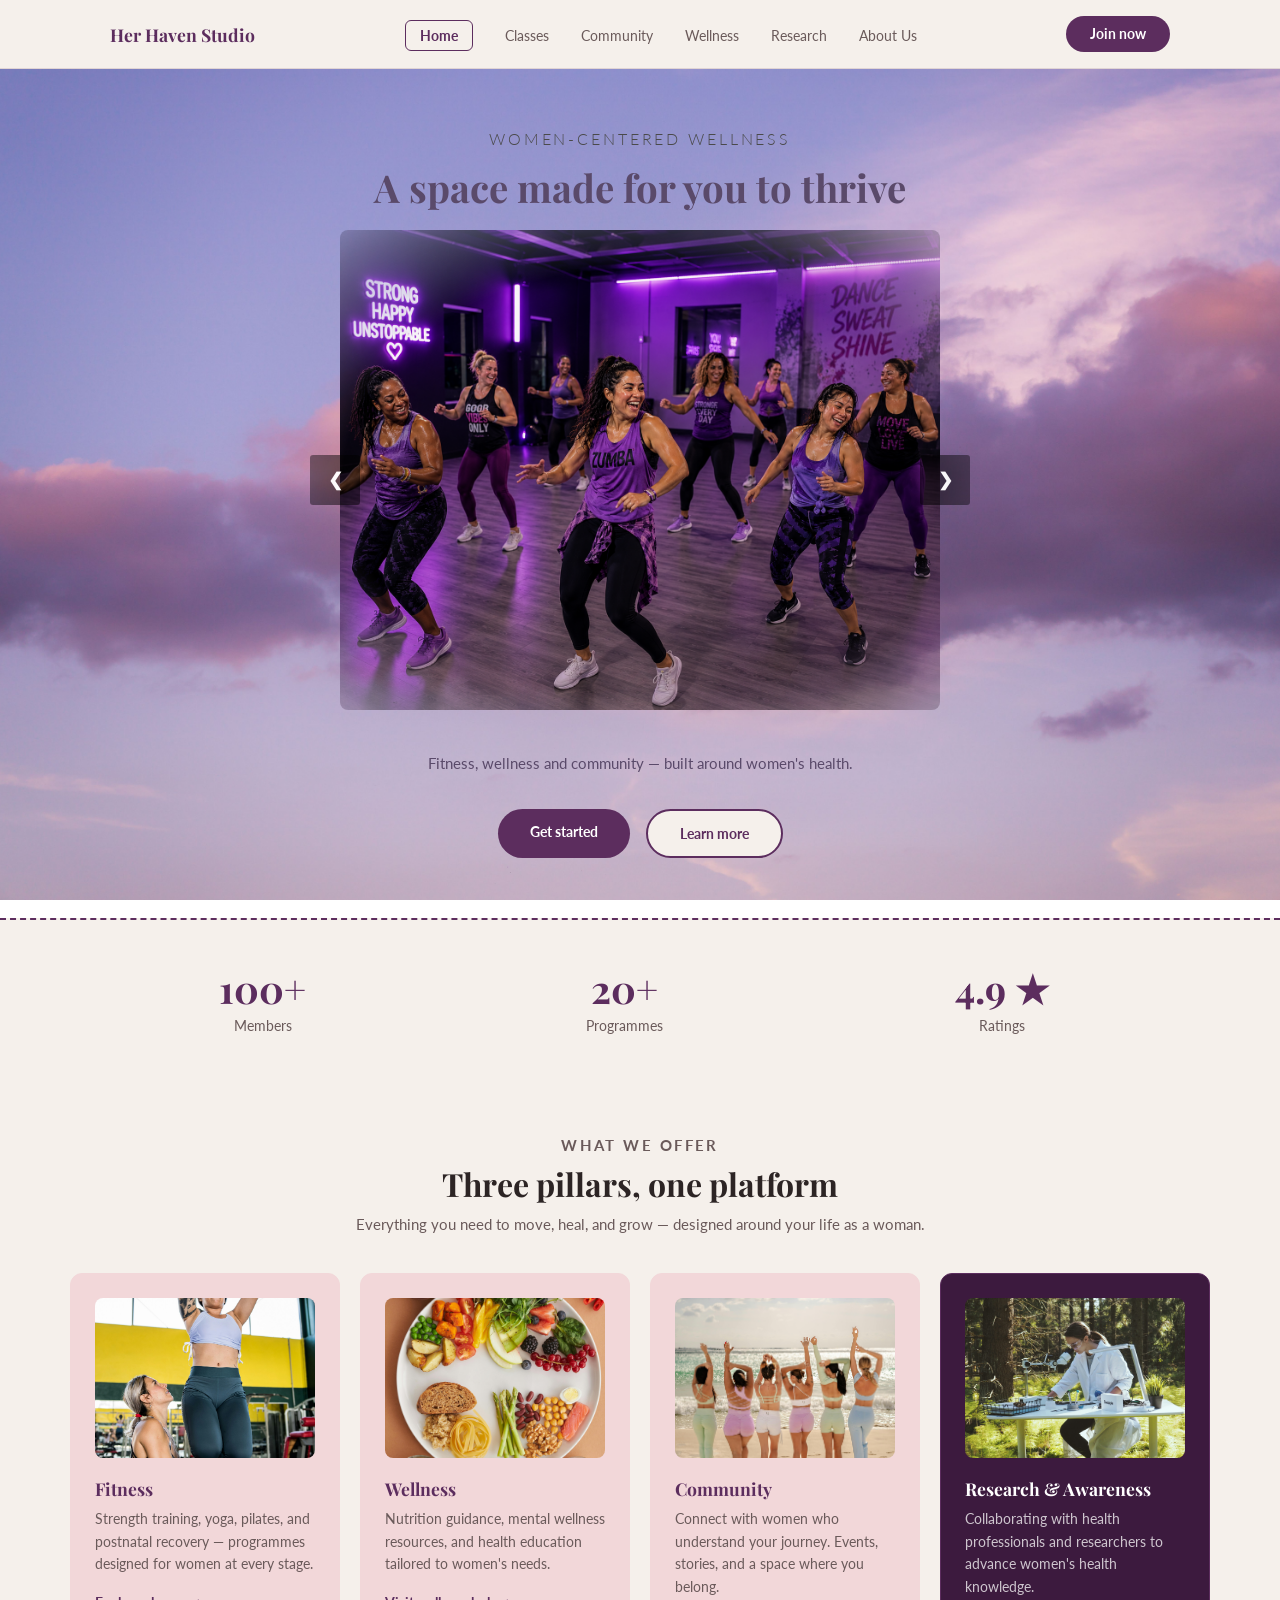
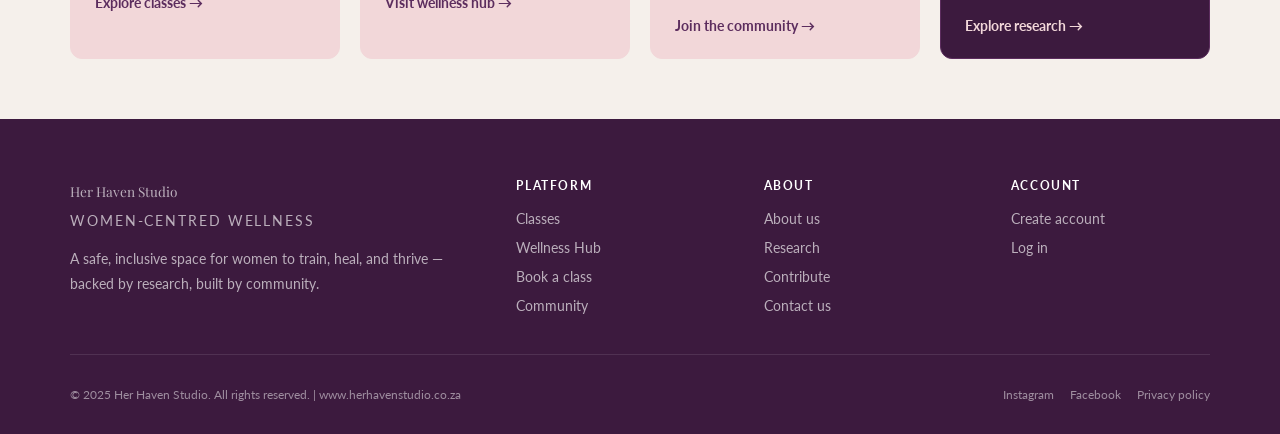
<file: index.html>
<!DOCTYPE html>
<html lang="en">
<head>
   <!-- Character encoding for the webpage -->
  <meta charset="UTF-8">
  <!-- Makes the website responsive on different devices -->
  <meta name="viewport" content="width=device-width, initial-scale=1.0">

<!-- SEO title for search engines -->
  <title>Her Haven Studio - Women's Fitness & Wellness Community</title>

<!-- Meta keywords for search engines -->
<meta name="keywords" content="women's fitness, wellness, yoga, classes, community, Johannesburg, health">

     <!-- Meta description for search engines and social media -->
<meta name="description" content="Her Haven Studio - women-centered wellness platform offering fitness classes, community support, and health education for women's well-being.">

   <!-- Page title displayed in the browser tab -->
  <title>Her Haven Studio</title>
<!-- External stylesheet -->
  <link rel="stylesheet" href="css/style.css">

<!-- JavaScript file for interactivity -->
  <script src="js/myscript.js"></script>
  
</head>
<body>

  <!-- NAVIGATION BAR -->
  <nav>
    <div class="nav-inner">
       <!-- Website logo linking to the homepage -->
      <a href="index.html" class="nav-logo-brand">
        <span>Her Haven Studio</span>
      </a>
<!-- Main navigation links -->
      <ul class="nav-links">
        <li><a href="index.html" class="active">Home</a></li>
        <li><a href="classes.html">Classes</a></li>
        <li><a href="community.html">Community</a></li>
        <li><a href="wellness.html">Wellness</a></li>
        <li><a href="research.html">Research</a></li>
        <li><a href="about.html">About Us</a></li>
      </ul>
 <!-- Registration call-to-action button -->
      <a href="register.html" class="btn-join">Join now</a>
    </div>
  </nav>

  <!-- HERO SECTION -->
  <section class="hero">
    <div class="hero-inner">
        <!-- Main website heading -->
      <h1>WOMEN-CENTERED WELLNESS</h1>
        <!-- brand slogan -->
      <p class="hero-eyebrow">A space made for you to thrive</p>
      <!-- IMAGE SLIDESHOW -->
  <div class="slideshow-container">
  <div class="slide">
    <img src="images/womensZumbacardiofitnessclass.png" alt="women's Zumba/cardio fitness class">
  </div>
  <div class="slide">
    <img src="images/outdoor community yoga.jpg" alt="Yoga and wellness session">
  </div>
  <div class="slide">
    <img src="images/diverse group of women after a fitness.png" alt="diverse group of women after a fitness">
  </div>
    <!-- Navigation buttons -->
      <button class="prev-btn">&#10094;</button>
      <button class="next-btn">&#10095;</button>
    </div>

    <!-- Brief platform description -->
      <p class="hero-sub">
        Fitness, wellness and community —
        built around women's health.
      </p>
       <!-- Hero action buttons -->
      <div class="hero-btns">
        <a href="register.html" class="btn-hero-fill">Get started</a>
        <a href="about.html" class="btn-outline-white">Learn more</a>
      </div>
    </div>

  </section>

 <!-- STATS STRIP  -->
  <div class="stats">
     <!-- Displays key membership and programme statistics -->
    <table width="100%" border="0">
      <tr>
        <!-- Stat 1: total members -->
        <td align="center">
          <div class="stat-num">100+</div>
          <div class="stat-lbl">Members</div>
        </td>

        <!-- Stat 2: total programmes -->
        <td align="center">
          <div class="stat-num">20+</div>
          <div class="stat-lbl">Programmes</div>
        </td>

        <!-- Stat 3: member rating -->
        <td align="center">
          <div class="stat-num">4.9 &#9733;</div>
          <div class="stat-lbl">Ratings</div>
        </td>
      </tr>
    </table>
  </div>
  <!-- WHAT WE OFFER SECTION -->
  <section class="pillars">
     <!-- Section heading and introduction -->
    <div class="pillars-header">
      <p class="section-label">What we offer</p>
      <h2>Three pillars, one platform</h2>
      <p>Everything you need to move, heal, and grow — designed around your life as a woman.</p>
    </div>
<!-- Service cards -->
    <div class="pillars-grid">
       <!-- Fitness programme card -->
      <div class="pillar-card">
      <img src="images/fitness.jpg" alt="Woman strength training representing fitness programmes" width="300">
        <h3>Fitness</h3>
        <p>Strength training, yoga, pilates, and postnatal recovery — programmes designed for women at every stage.</p>
        <a href="classes.html" class="pillar-link">Explore classes →</a>
      </div>
 <!-- Wellness programme card -->
      <div class="pillar-card">
      <img src="images/nutrition.jpg" alt="Healthy nutritious food representing wellness and mental wellbeing" width="300">
        <h3>Wellness</h3>
        <p>Nutrition guidance, mental wellness resources, and health education tailored to women's needs.</p>
        <a href="wellness.html" class="pillar-link">Visit wellness hub →</a>
      </div>
<!-- Community programme card -->
      <div class="pillar-card">
      <img src="images/events.jpg" alt="Group of women celebrating together representing community" width="300">
        <h3>Community</h3>
        <p>Connect with women who understand your journey. Events, stories, and a space where you belong.</p>
        <a href="community.html" class="pillar-link">Join the community →</a>
      </div>
 <!-- Research and awareness card -->
      <div class="pillar-card pillar-card-dark">
      <img src="images/research1.jpg" alt="Female researcher representing women's health research" width="300">
        <h3>Research &amp; Awareness</h3>
        <p>Collaborating with health professionals and researchers to advance women's health knowledge.</p>
        <a href="research.html" class="pillar-link">Explore research →</a>
      </div>
    </div>
  </section>

  <!-- FOOTER -->
  <footer class="footer">
    <!-- Company information and navigation links -->
    <div class="footer-inner">
      <!-- Footer content columns -->
      <div class="footer-top">
        <div class="footer-brand">
          <p class="footer-brand-name">Her Haven Studio</p>
          <p class="footer-brand-tag">Women-Centred Wellness</p>
          <p>A safe, inclusive space for women to train, heal, and thrive — backed by research, built by community.</p>
        </div>

        <div class="footer-col">
          <h4>Platform</h4>
          <ul>
            <li><a href="classes.html">Classes</a></li>
            <li><a href="wellness.html">Wellness Hub</a></li>
            <li><a href="booking.html">Book a class</a></li>
            <li><a href="community.html">Community</a></li>
          </ul>
        </div>

        <div class="footer-col">
          <h4>About</h4>
          <ul>
            <li><a href="about.html">About us</a></li>
            <li><a href="research.html">Research</a></li>
            <li><a href="contributor.html">Contribute</a></li>
            <li><a href="community.html#enquiries">Contact us</a></li>
          </ul>
        </div>

        <div class="footer-col">
          <h4>Account</h4>
          <ul>
            <li><a href="register.html">Create account</a></li>
            <li><a href="login.html">Log in</a></li>
          </ul>
        </div>
      </div>
 <!-- Copyright and social media links -->
      <div class="footer-bottom">
        <p>&copy; 2025 Her Haven Studio. All rights reserved. | www.herhavenstudio.co.za</p>
        <div class="footer-social">
          <a href="#">Instagram</a>
          <a href="#">Facebook</a>
          <a href="#">Privacy policy</a>
        </div>
      </div>
    </div>
  </footer>

</body>
</html>
</file>
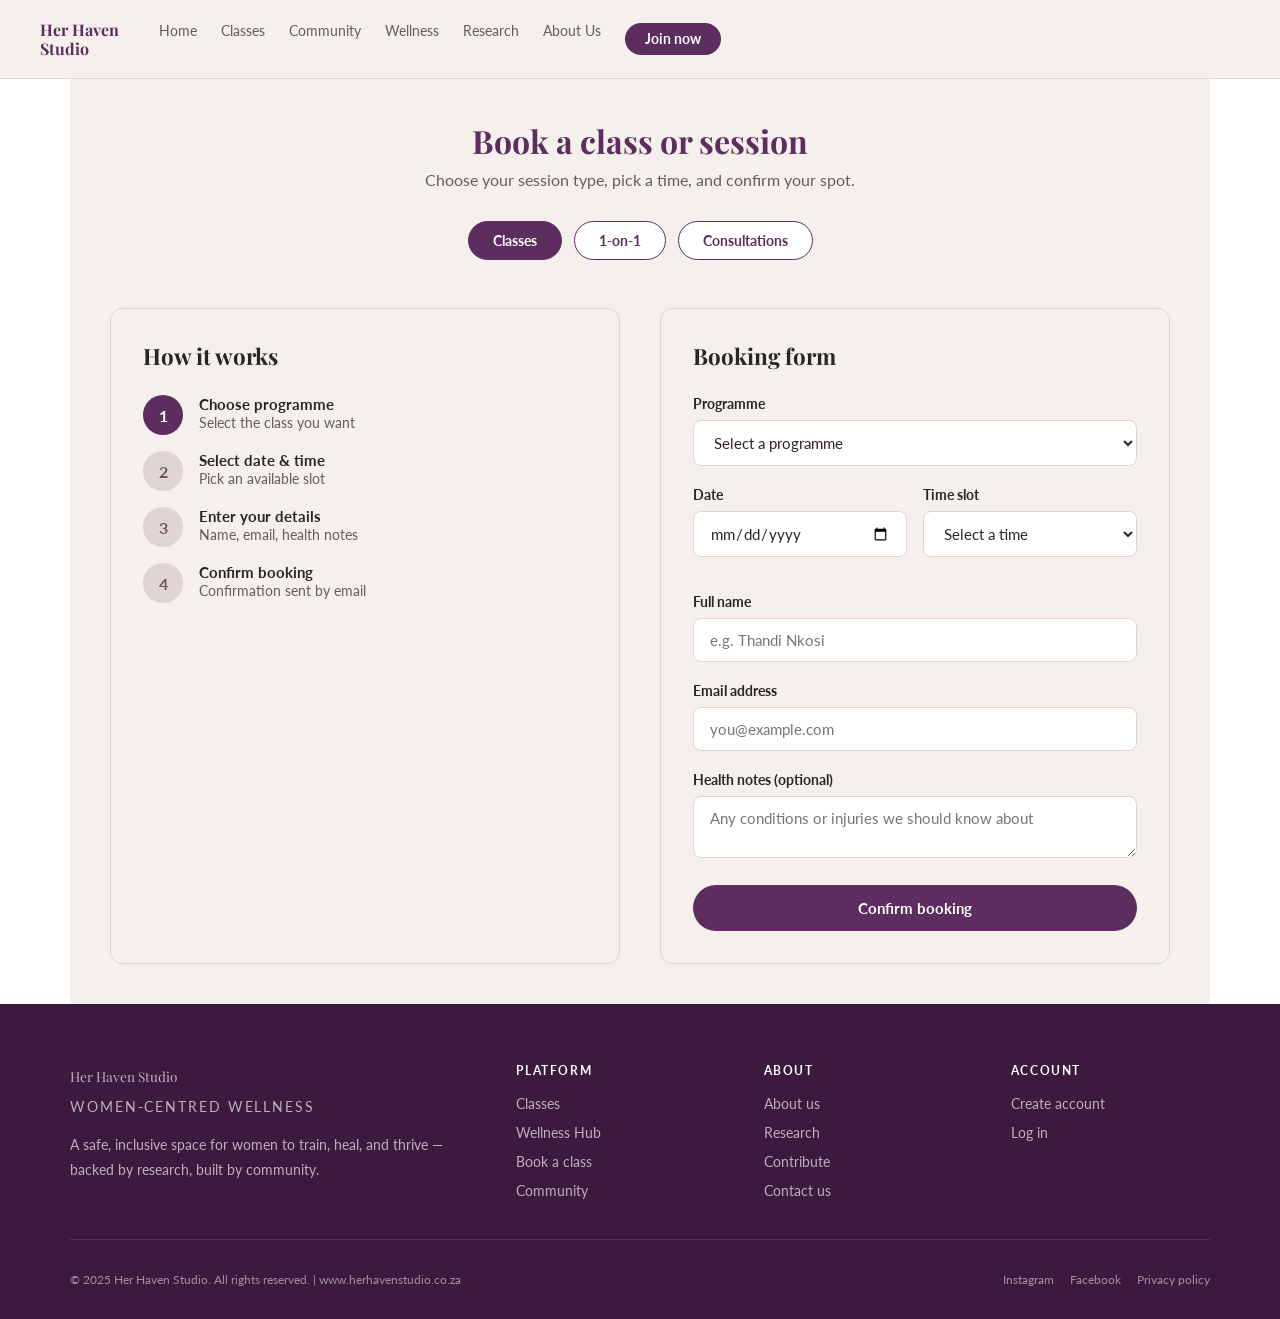
<file: booking.html>
<!DOCTYPE html>
<html lang="en">
<head>
  <meta charset="UTF-8">
  <meta name="viewport" content="width=device-width, initial-scale=1.0">

<!-- SEO title for search engines -->
<title>Book a Class | Her Haven Studio - Schedule Your Session</title>

<!-- Meta keywords for search engines -->
<meta name="keywords" content="book class, schedule, fitness booking, women's wellness, Johannesburg">  

  <!-- Meta description for search engines and social media -->
  <meta name="description" content="Book a class at Her Haven Studio - reserve your spot in fitness, yoga, pilates, meditation, and recovery sessions for women.">

  <title>Booking — Her Haven Studio</title>
<!-- External stylesheet -->
  <link rel="stylesheet" href="css/style.css">

  <!-- JavaScript file for interactivity -->
 <script src="js/myscript.js"></script>
  
</head>
<body>

<!-- HEADER: logo and navigation links -->
  <header class="login-header">

    <!-- Logo: clicking takes user back to home page -->
    <a href="index.html" class="nav-logo">
      <span class="brand-text">Her Haven Studio</span>
    </a>

    <!-- Navigation links -->
    <nav>
      <a href="index.html">Home</a>
      <a href="classes.html">Classes</a>
      <a href="community.html">Community</a>
      <a href="wellness.html">Wellness</a>
      <a href="research.html">Research</a>
      <a href="about.html">About Us</a>
      <a href="register.html">Join now</a>
    </nav>

  </header>

  <!-- BOOKING PAGE -->
  <main class="booking-page">

    <!-- Page heading -->
    <h1>Book a class or session</h1>
    <p class="booking-sub">Choose your session type, pick a time, and confirm your spot.</p>

    <!-- Type pills: Classes, 1-on-1, Consultations -->
    <div class="type-pills">
      <!-- Classes pill active by default -->
      <span class="type-pill active">Classes</span>
      <span class="type-pill">1-on-1</span>
      <span class="type-pill">Consultations</span>
    </div>

    <!-- Two column layout -->
    <div class="booking-layout">

      <!-- STEPS COLUMN -->
      <div class="steps-col">
        <h2>How it works</h2>
<!-- Visual booking process guide -->
        <div class="steps-list">

          <!-- Step 1: active -->
          <div class="step">
            <!-- Active step number circle -->
            <div class="step-num active-step">1</div>
            <div class="step-text">
              <strong>Choose programme</strong>
              <span>Select the class you want</span>
            </div>
          </div>

          <!-- Step 2 -->
          <div class="step">
            <div class="step-num inactive-step">2</div>
            <div class="step-text">
              <strong>Select date &amp; time</strong>
              <span>Pick an available slot</span>
            </div>
          </div>

          <!-- Step 3 -->
          <div class="step">
            <div class="step-num inactive-step">3</div>
            <div class="step-text">
              <strong>Enter your details</strong>
              <span>Name, email, health notes</span>
            </div>
          </div>

          <!-- Step 4 -->
          <div class="step">
            <div class="step-num inactive-step">4</div>
            <div class="step-text">
              <strong>Confirm booking</strong>
              <span>Confirmation sent by email</span>
            </div>
          </div>

        </div>
      </div>

      <!-- User booking form -->
      <div class="form-col">
        <h2>Booking form</h2>

        <!-- Programme dropdown -->
        <div class="form-group">
          <label for="programme">Programme</label>
          <select id="programme">
            <option value="" disabled selected>Select a programme</option>
            <!-- Strength options -->
            <option value="weightlifting">Strength — Weightlifting</option>
            <option value="powerlifting">Strength — Powerlifting</option>
            <option value="calisthenics">Strength — Body-weight (Calisthenics)</option>
            <!-- Yoga options -->
            <option value="prenatal-yoga">Yoga — Prenatal</option>
            <option value="align-yoga">Yoga — Align</option>
            <option value="flow-yoga">Yoga — Flow</option>
            <option value="hot-yoga">Yoga — Hot</option>
            <!-- Pilates options -->
            <option value="align-pilates">Pilates — Align</option>
            <option value="athletic-pilates">Pilates — Athletic</option>
            <!-- Recovery options -->
            <option value="postnatal-yoga">Recovery — Postnatal yoga</option>
            <!-- Cardio options -->
            <option value="dance">Cardio — Dance</option>
            <option value="boxing">Cardio — Boxing</option>
            <option value="cycle">Cardio — Cycle</option>
            <!-- Meditation options -->
            <option value="exam-stress">Meditation — Exam stress relief</option>
            <option value="bedtime">Meditation — Bedtime wind-down</option>
            <option value="healing">Meditation — Healing</option>
            <option value="focus">Meditation — Focus &amp; clarity</option>
          </select>
        </div>

        <!-- Date and time side by side -->
        <div class="form-row">

          <!-- Date field -->
          <div class="form-group">
            <label for="date">Date</label>
            <input type="date" id="date">
          </div>

          <!-- Time slot field -->
          <div class="form-group">
            <label for="time">Time slot</label>
            <select id="time">
              <option value="" disabled selected>Select a time</option>
              <option value="06:00">06:00 — 07:00</option>
              <option value="08:00">08:00 — 09:00</option>
              <option value="09:00">09:00 — 10:00</option>
              <option value="10:00">10:00 — 11:00</option>
              <option value="12:00">12:00 — 13:00</option>
              <option value="17:00">17:00 — 18:00</option>
              <option value="18:00">18:00 — 19:00</option>
              <option value="19:00">19:00 — 20:00</option>
            </select>
          </div>

        </div>

        <!-- Full name field -->
        <div class="form-group">
          <label for="fullname">Full name</label>
          <input type="text" id="fullname" placeholder="e.g. Thandi Nkosi">
        </div>

        <!-- Email field -->
        <div class="form-group">
          <label for="email">Email address</label>
          <input type="email" id="email" placeholder="you@example.com">
        </div>

        <!-- Health notes field -->
        <div class="form-group">
          <label for="health-notes">Health notes (optional)</label>
          <textarea id="health-notes" placeholder="Any conditions or injuries we should know about"></textarea>
        </div>

        <!-- Confirm booking button -->
        <a href="#" class="btn-confirm" onclick="return false;">Confirm booking</a>

      </div>

    </div>
  </main>

  <!-- FOOTER -->
  <footer class="footer">
    <div class="footer-inner">
<!-- Footer content columns -->
      <div class="footer-top">

        <!-- Brand column -->
        <div class="footer-brand">
          <p class="footer-brand-name">Her Haven Studio</p>
          <p class="footer-brand-tag">Women-Centred Wellness</p>
          <p>A safe, inclusive space for women to train, heal, and thrive — backed by research, built by community.</p>
        </div>

        <!-- Platform links -->
        <div class="footer-col">
          <h4>Platform</h4>
          <ul>
            <li><a href="classes.html">Classes</a></li>
            <li><a href="wellness.html">Wellness Hub</a></li>
            <li><a href="booking.html">Book a class</a></li>
            <li><a href="community.html">Community</a></li>
          </ul>
        </div>

        <!-- About links -->
        <div class="footer-col">
          <h4>About</h4>
          <ul>
            <li><a href="about.html">About us</a></li>
            <li><a href="research.html">Research</a></li>
            <li><a href="contributor.html">Contribute</a></li>
            <li><a href="community.html#enquiries">Contact us</a></li>
          </ul>
        </div>

        <!-- Account links -->
        <div class="footer-col">
          <h4>Account</h4>
          <ul>
            <li><a href="register.html">Create account</a></li>
            <li><a href="login.html">Log in</a></li>
          </ul>
        </div>

      </div>

      <!-- Copyright and social -->
      <div class="footer-bottom">
        <p>&copy; 2025 Her Haven Studio. All rights reserved. | www.herhavenstudio.co.za</p>
        <div class="footer-social">
          <a href="#">Instagram</a>
          <a href="#">Facebook</a>
          <a href="#">Privacy policy</a>
        </div>
      </div>

    </div>
  </footer>

</body>
</html>
</file>
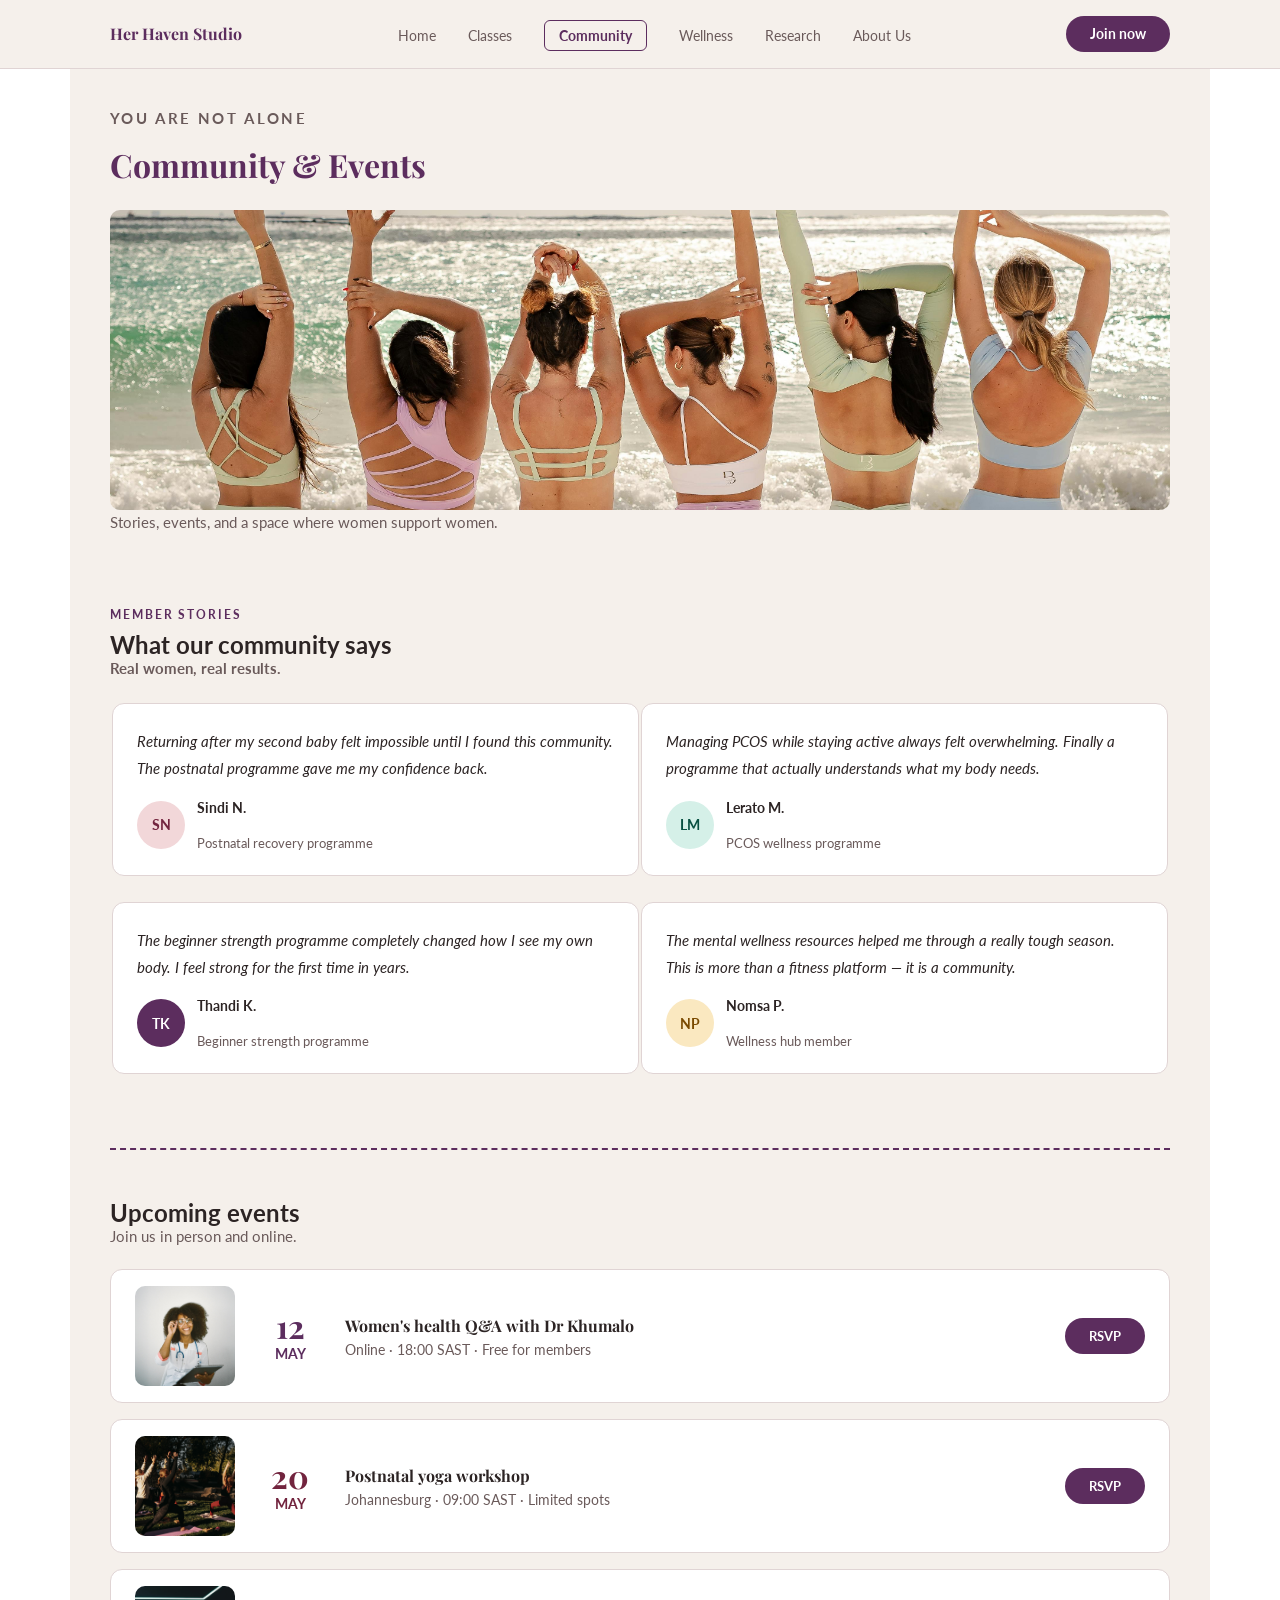
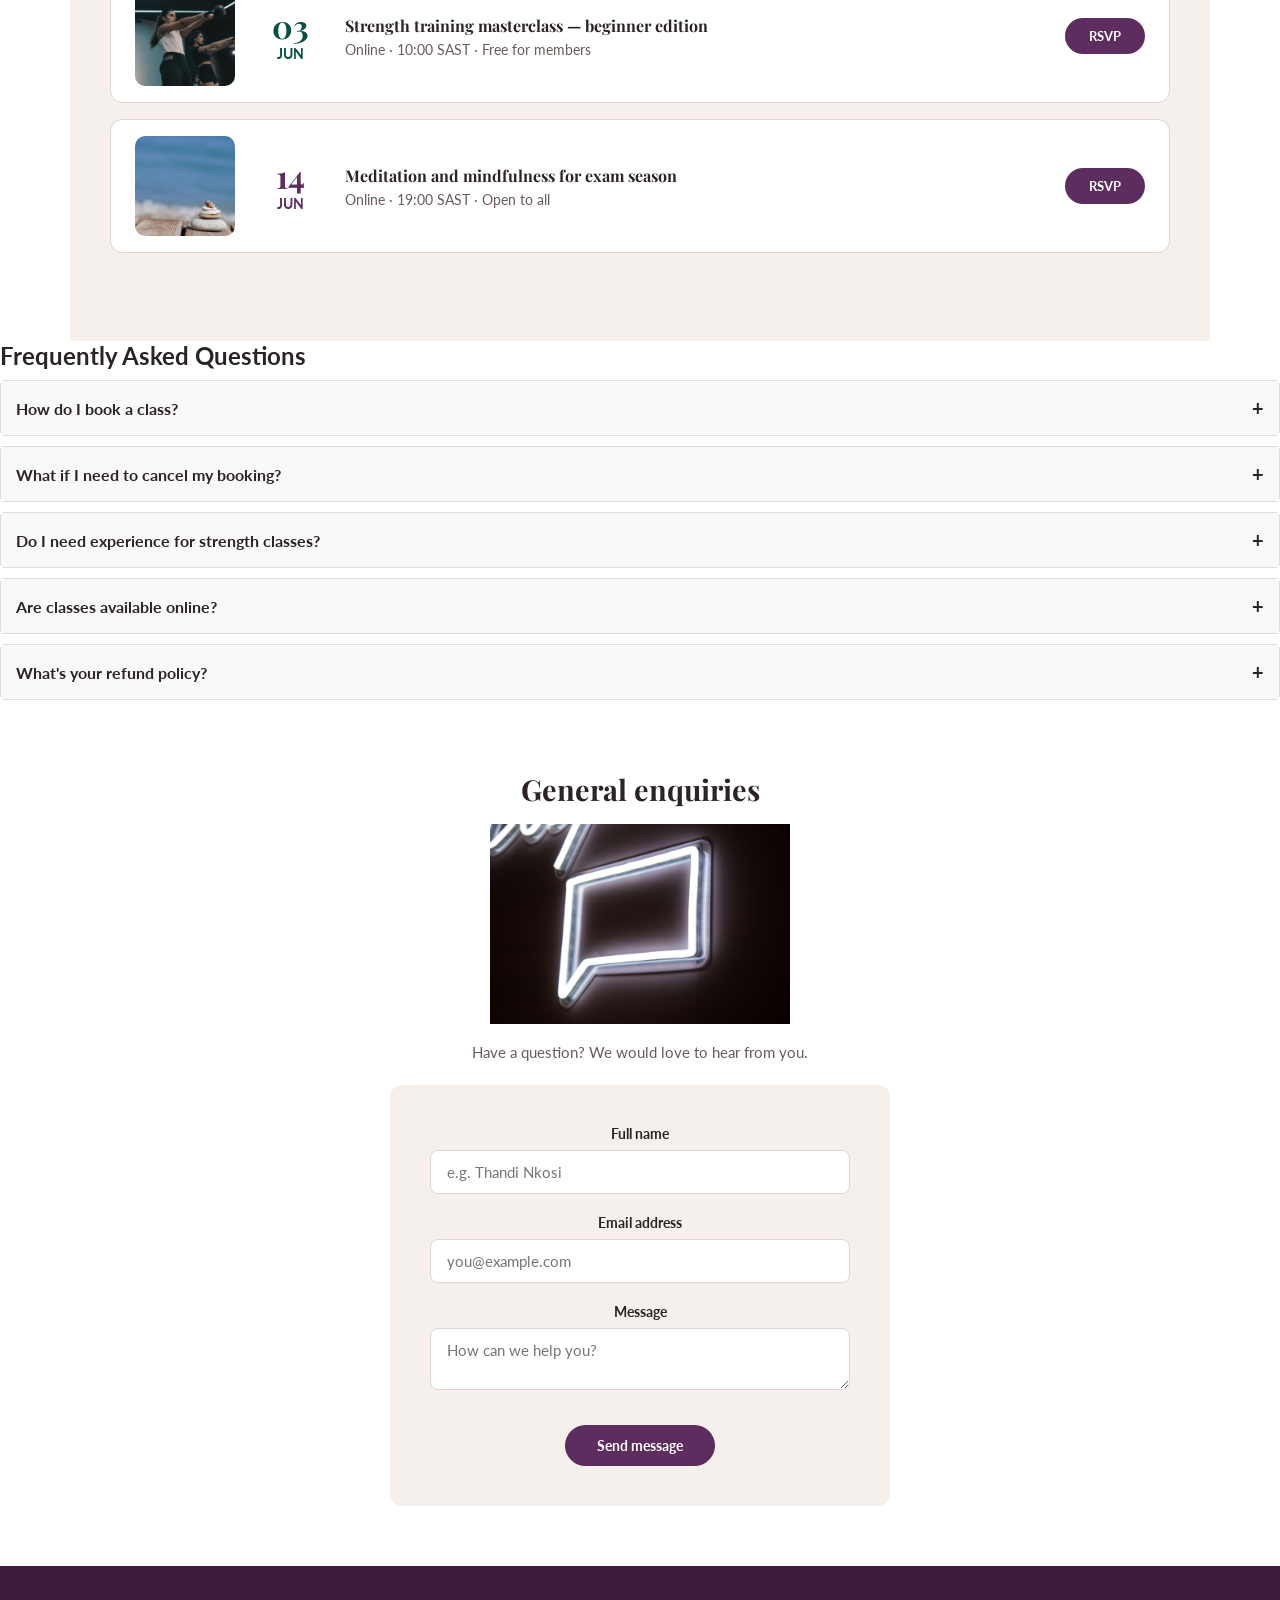
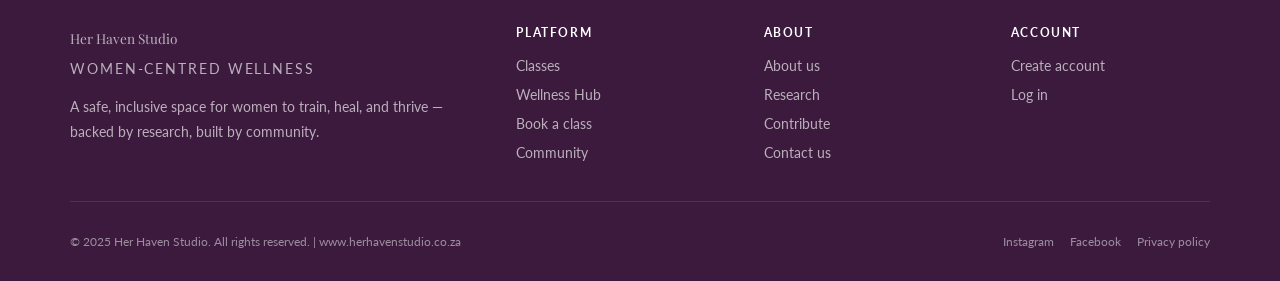
<file: community.html>
<!DOCTYPE html>
<html lang="en">
<head>
  <meta charset="UTF-8">
  <meta name="viewport" content="width=device-width, initial-scale=1.0">

<!-- SEO title for search engines -->
 <title>Community & Events | Her Haven Studio - Women's Wellness</title>

<!-- Meta keywords for search engines -->
<meta name="keywords" content="community, women's health, wellness events, support groups, Johannesburg">

  <!-- Meta description for search engines and social media -->
<meta name="description" content="Join Her Haven Studio community - member stories, upcoming events, and general enquiries for women's health and wellness support.">

  <title>Community — Her Haven Studio</title>
<!-- External stylesheet -->
<link rel="stylesheet" href="css/style.css">

<!-- JavaScript file for interactivity -->
<script src="js/myscript.js"></script>

</head>
<body>

  <!-- NAVIGATION BAR -->
  <nav>
    <div class="nav-inner">

      <!-- Logo -->
      <a href="index.html" class="nav-logo">
        <span class="nav-logo-brand">
          <span class="brand-text">Her Haven Studio</span>
        </span>
      </a>

      <!-- Navigation links — Community is active on this page -->
      <ul class="nav-links">
        <li><a href="index.html">Home</a></li>
        <li><a href="classes.html">Classes</a></li>
        <li><a href="community.html" class="active">Community</a></li>
        <li><a href="wellness.html">Wellness</a></li>
        <li><a href="research.html">Research</a></li>
        <li><a href="about.html">About Us</a></li>
      </ul>

      <!-- Join now button -->
      <a href="register.html" class="btn-join">Join now</a>

    </div>
  </nav>

  <!-- PAGE HERO -->
  <div class="page-hero">
    <p class="section-label">You are not alone</p>
    <h1>Community &amp; Events</h1>
   <img src="images/events.jpg" alt="Group of women celebrating together representing community" width="500">
    <p>Stories, events, and a space where women support women.</p>
  </div>

  <!-- COMMUNITY SECTION -->
  <section class="community-section">

    <!-- MEMBER STORIES -->
    <p class="section-label">Member stories</p>
    <h2>What our community says</h2>
    <p class="sub"><strong>Real women, real results.</strong></p>

    <!-- Testimonials grid -->
    <div class="testimonials-grid">

    <!-- Testimonials displayed in a table — two per row -->
    <table width="100%" border="0">

    
      <tr>

        <!-- Testimonial 1 -->
        <td width="50%" valign="top">
          <div class="testimonial-card">
            <p class="testimonial-quote">Returning after my second baby felt impossible until I found this community. The postnatal programme gave me my confidence back.</p>
            <div class="testimonial-author">
              <div class="testimonial-avatar av-pink">SN</div>
              <div class="testimonial-author-info">
                <strong>Sindi N.</strong><br>
                <span>Postnatal recovery programme</span>
              </div>
            </div>
          </div>
        </td>

        <!-- Testimonial 2 -->
        <td width="50%" valign="top">
          <div class="testimonial-card">
            <p class="testimonial-quote">Managing PCOS while staying active always felt overwhelming. Finally a programme that actually understands what my body needs.</p>
            <div class="testimonial-author">
              <div class="testimonial-avatar av-teal">LM</div>
              <div class="testimonial-author-info">
                <strong>Lerato M.</strong><br>
                <span>PCOS wellness programme</span>
              </div>
            </div>
          </div>
        </td>

      </tr>

      <!-- Row 2: Testimonials 3 and 4 -->
      <tr>

        <!-- Testimonial 3 -->
        <td width="50%" valign="top">
          <div class="testimonial-card">
            <p class="testimonial-quote">The beginner strength programme completely changed how I see my own body. I feel strong for the first time in years.</p>
            <div class="testimonial-author">
              <div class="testimonial-avatar av-plum">TK</div>
              <div class="testimonial-author-info">
                <strong>Thandi K.</strong><br>
                <span>Beginner strength programme</span>
              </div>
            </div>
          </div>
        </td>

        <!-- Testimonial 4 -->
        <td width="50%" valign="top">
          <div class="testimonial-card">
            <p class="testimonial-quote">The mental wellness resources helped me through a really tough season. This is more than a fitness platform — it is a community.</p>
            <div class="testimonial-author">
              <div class="testimonial-avatar av-amber">NP</div>
              <div class="testimonial-author-info">
                <strong>Nomsa P.</strong><br>
                <span>Wellness hub member</span>
              </div>
            </div>
          </div>
        </td>

      </tr>

    </table>

    <!-- Divider between member stories and events -->
    <hr class="section-divider">

    <!-- UPCOMING EVENTS -->
    <h2>Upcoming events</h2>
    <p class="sub">Join us in person and online.</p>

    <!-- Events list -->
    <div class="events-list">

      <!-- Event 1 -->
      <div class="event-card">

      <img src="images/doctor.jpg" alt="picture of doctor">
        <div class="event-date date-plum">
          <span class="date-num">12</span>
          <span class="date-month">May</span>
        </div>
        <!-- Event details -->
        <div class="event-content">
          <h3>Women's health Q&amp;A with Dr Khumalo</h3>
          <p>Online · 18:00 SAST · Free for members</p>
        </div>
        <!-- RSVP button -->
        <a href="#" class="btn-rsvp">RSVP</a>
      </div>

   <!-- Event 2 -->
      <div class="event-card">

         <img src="images/yogaworkshop.jpg" alt="Women doing yoga representing a postnatal yoga workshop">
        <div class="event-date date-pink">
          
          <span class="date-num">20</span> 
          <span class="date-month">May</span>
          
        </div>

        <!-- Event details -->
        <div class="event-content">
          <h3>Postnatal yoga workshop</h3>
          <p>Johannesburg · 09:00 SAST · Limited spots</p>
        </div>

        <!-- RSVP button -->
        <a href="#" class="btn-rsvp">RSVP</a>

      </div>
      

      <!-- Event 3 -->
      <div class="event-card">
        <img src="images/strengthtraining.jpg" alt="Women doing strenghth training">
        <div class="event-date date-teal">
            

          <span class="date-num">03</span>
            <span class="date-month">Jun</span> 
          
        </div>
        <div class="event-content">
          <h3>Strength training masterclass — beginner edition</h3>
          <p>Online · 10:00 SAST · Free for members</p>
        </div>
        <a href="#" class="btn-rsvp">RSVP</a>
      </div>

      <!-- Event 4 -->
      <div class="event-card">
         <img src="images/wellness.jpg" alt="Balanced stones representing wellness and balance">
        <div class="event-date date-plum">
        
          <span class="date-num">14</span>
          <span class="date-month">Jun</span>

        </div>
        <div class="event-content">
          <h3>Meditation and mindfulness for exam season</h3>
          <p>Online · 19:00 SAST · Open to all</p>
        </div>
        <a href="#" class="btn-rsvp">RSVP</a>
      </div>

    </div>

  </section>
<!-- FAQ ACCORDION SECTION -->
<section class="faq-section">
  <h2>Frequently Asked Questions</h2>
  
  <div class="accordion-item">
    <div class="accordion-header">
      <h3>How do I book a class?</h3>
      <span class="accordion-icon">+</span>
    </div>
    <div class="accordion-content" style="display:none;">
      <p>Visit our Classes page, select your preferred class, and click "Book a class". Fill in your details and confirm your booking. You'll receive a confirmation email with all the details.</p>
    </div>
  </div>

  <div class="accordion-item">
    <div class="accordion-header">
      <h3>What if I need to cancel my booking?</h3>
      <span class="accordion-icon">+</span>
    </div>
    <div class="accordion-content" style="display:none;">
      <p>You can cancel up to 24 hours before your class. Contact us via the general enquiries form or email support@herhavenstudio.co.za.</p>
    </div>
  </div>

  <div class="accordion-item">
    <div class="accordion-header">
      <h3>Do I need experience for strength classes?</h3>
      <span class="accordion-icon">+</span>
    </div>
    <div class="accordion-content" style="display:none;">
      <p>No! We offer classes for all levels, from complete beginners to advanced. Our trainers will guide you through modifications for your fitness level.</p>
    </div>
  </div>

  <div class="accordion-item">
    <div class="accordion-header">
      <h3>Are classes available online?</h3>
      <span class="accordion-icon">+</span>
    </div>
    <div class="accordion-content" style="display:none;">
      <p>Yes, many of our classes are available both in-studio and online. When booking, you can choose your preferred format.</p>
    </div>
  </div>

  <div class="accordion-item">
    <div class="accordion-header">
      <h3>What's your refund policy?</h3>
      <span class="accordion-icon">+</span>
    </div>
    <div class="accordion-content" style="display:none;">
      <p>Unused class credits can be refunded within 30 days of purchase. For more details, review our full policy on the About Us page.</p>
    </div>
  </div>
</section>

  <!-- GENERAL ENQUIRIES -->
  <!-- Contact form section — linked from the footer -->
  <section class="enquiries-section" id="enquiries">
    <div class="enquiries-inner">

      <!-- Section heading -->
      <h2>General enquiries</h2>
       <img src="images/general.jpg" alt="a picture of the comment icon">
      <p class="sub">Have a question? We would love to hear from you.</p>

      <!-- Enquiry form card -->
      <div class="enquiry-form">

        <!-- Name field -->
        <div class="form-group">
          <label for="name">Full name</label>
          <input type="text" id="name" placeholder="e.g. Thandi Nkosi">
        </div>

        <!-- Email field -->
        <div class="form-group">
          <label for="email">Email address</label>
          <input type="email" id="email" placeholder="you@example.com">
        </div>

        <!-- Message field -->
        <div class="form-group">
          <label for="message">Message</label>
          <textarea id="message" placeholder="How can we help you?"></textarea>
        </div>

        <!-- Send message button -->
      <a href="#" class="btn-send" onclick="return false;">Send message</a>  

      </div>
    </div>
  </section>

  <!-- FOOTER -->
  <footer class="footer">
    <div class="footer-inner">
<!-- Footer content columns -->
      <div class="footer-top">

        <!-- Brand column -->
        <div class="footer-brand">
          <p class="footer-brand-name">Her Haven Studio</p>
          <p class="footer-brand-tag">Women-Centred Wellness</p>
          <p>A safe, inclusive space for women to train, heal, and thrive — backed by research, built by community.</p>
        </div>

        <!-- Platform links -->
        <div class="footer-col">
          <h4>Platform</h4>
          <ul>
            <li><a href="classes.html">Classes</a></li>
            <li><a href="wellness.html">Wellness Hub</a></li>
            <li><a href="booking.html">Book a class</a></li>
            <li><a href="community.html">Community</a></li>
          </ul>
        </div>

        <!-- About links -->
        <div class="footer-col">
          <h4>About</h4>
          <ul>
            <li><a href="about.html">About us</a></li>
            <li><a href="research.html">Research</a></li>
            <li><a href="contributor.html">Contribute</a></li>
            <li><a href="community.html#enquiries">Contact us</a></li>
          </ul>
        </div>

        <!-- Account links -->
        <div class="footer-col">
          <h4>Account</h4>
          <ul>
            <li><a href="register.html">Create account</a></li>
            <li><a href="login.html">Log in</a></li>
          </ul>
        </div>

      </div>

      <!-- Copyright and social -->
      <div class="footer-bottom">
        <p>&copy; 2025 Her Haven Studio. All rights reserved. | www.herhavenstudio.co.za</p>
        <div class="footer-social">
          <a href="#">Instagram</a>
          <a href="#">Facebook</a>
          <a href="#">Privacy policy</a>
        </div>
      </div>

    </div>
  </footer>

</body>
</html>
</file>
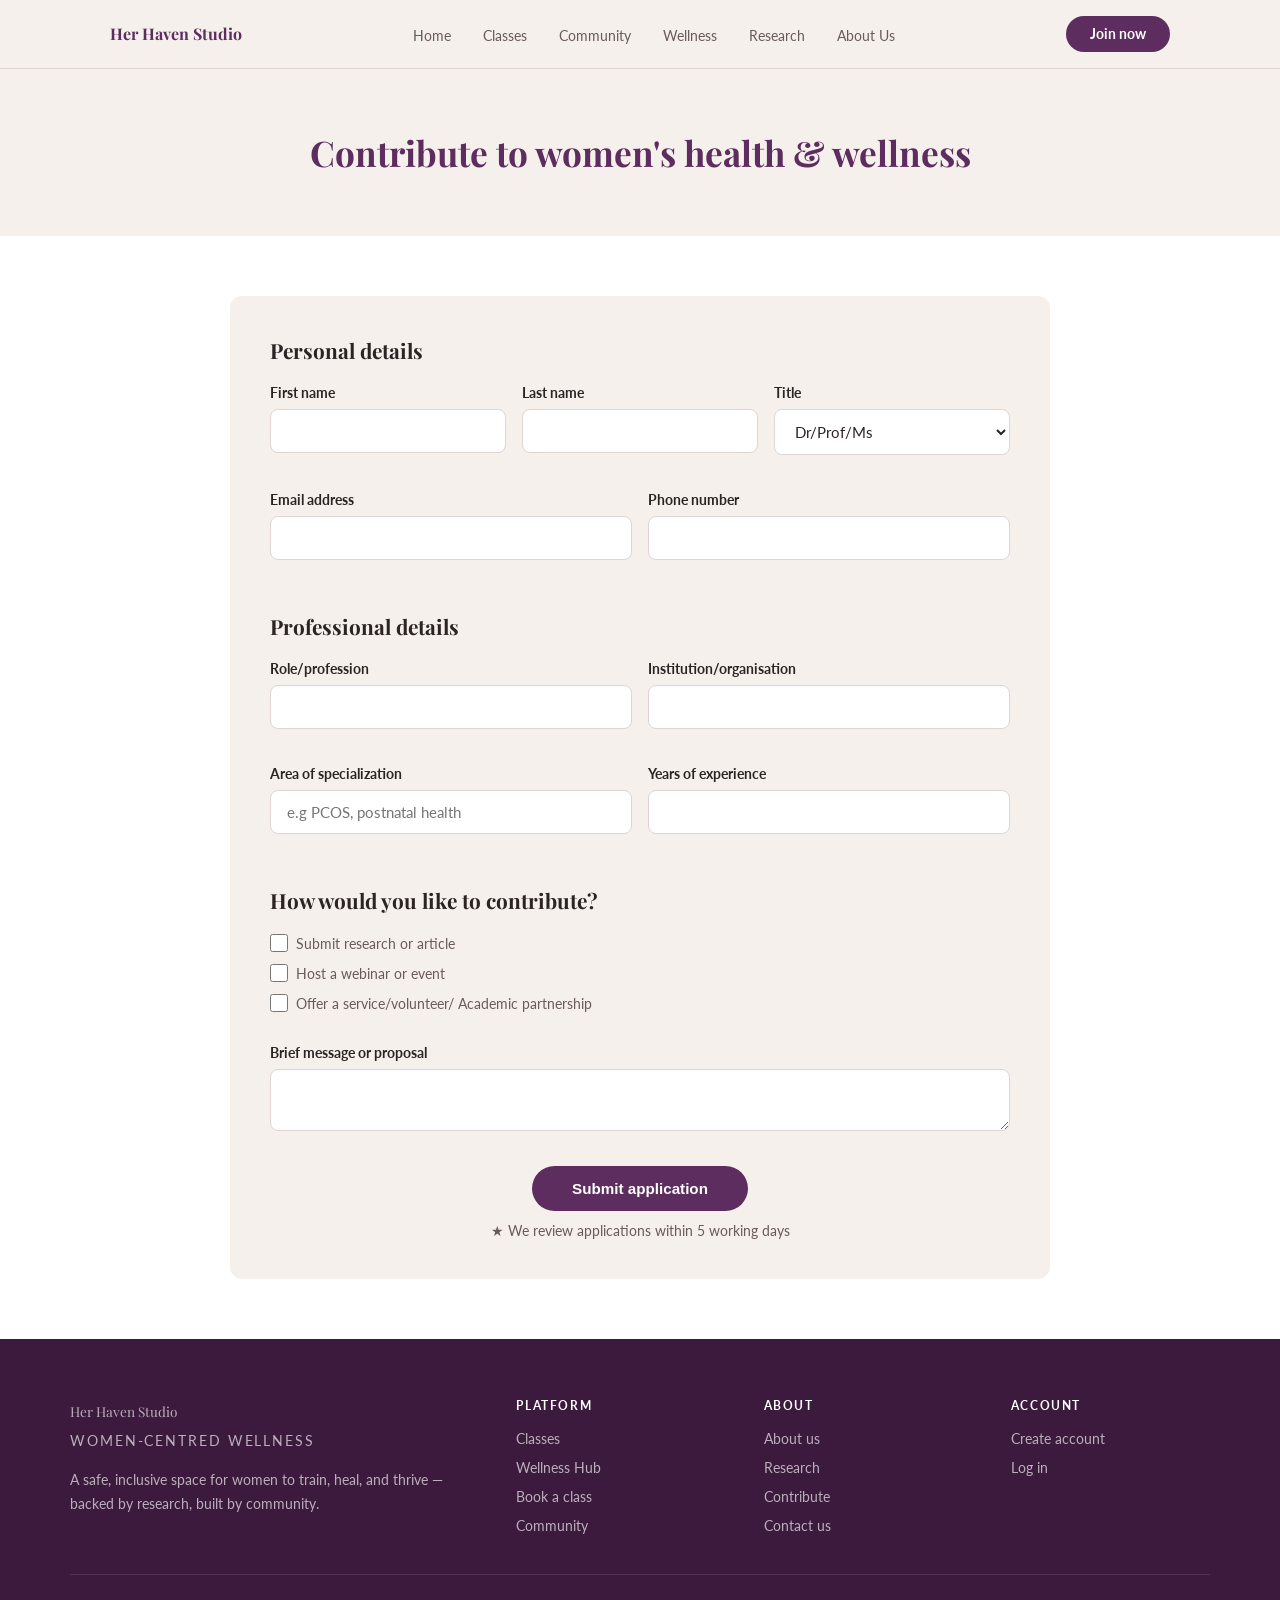
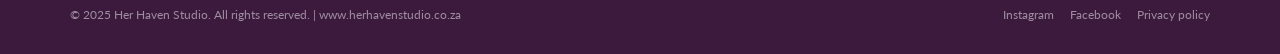
<file: contributor.html>
<!DOCTYPE html>
<html lang="en">
<head>
  <meta charset="UTF-8">
  <meta name="viewport" content="width=device-width, initial-scale=1.0">

  <!-- SEO title for search engines -->
<title>Contribute | Her Haven Studio - Share Your Expertise</title>

<!-- Meta keywords for search engines -->
<meta name="keywords" content="contribute, expert, research, webinar, volunteer, women's health">

  <!-- Meta description for search engines and social media -->
<meta name="description" content="Contribute to Her Haven Studio - submit research, host events, or volunteer to support women's health and wellness education."> 
 
  <title>Contribute — Her Haven Studio</title>
<!-- External stylesheet --> 
  <link rel="stylesheet" href="css/style.css">

  <!-- JavaScript file for interactivity -->
 <script src="js/myscript.js"></script>

</head>
<body>

  <!-- NAVIGATION BAR -->
  <nav>
    <div class="nav-inner">

      <!-- Logo -->
      <a href="index.html" class="nav-logo">
        <span class="nav-logo-brand">
          <span class="brand-text">Her Haven Studio</span>
        </span>
      </a>

      <!-- Navigation links -->
      <ul class="nav-links">
        <li><a href="index.html">Home</a></li>
        <li><a href="classes.html">Classes</a></li>
        <li><a href="community.html">Community</a></li>
        <li><a href="wellness.html">Wellness</a></li>
        <li><a href="research.html">Research</a></li>
        <li><a href="about.html">About Us</a></li>
      </ul>

      <!-- Join now button -->
      <a href="register.html" class="btn-join">Join now</a>

    </div>
  </nav>

  <!-- PAGE HEADER -->
  <div class="page-header">
    <h1>Contribute to women's health &amp; wellness</h1>
  </div>

  <!-- CONTRIBUTION FORM SECTION -->
  <section class="contribution-section">

    <!-- Collaboration form card -->
    <div class="form-card">

      <!-- Personal details section -->
      <div class="form-section">
        <h2>Personal details</h2>

        <!-- Form row: First name, Last name, Title -->
        <div class="form-row-three">
          <div class="form-group">
            <label for="firstname">First name</label>
            <input type="text" id="firstname" placeholder="">
          </div>
          <div class="form-group">
            <label for="lastname">Last name</label>
            <input type="text" id="lastname" placeholder="">
          </div>
          <div class="form-group">
            <label for="title">Title</label>
            <select id="title">
              <option value="" disabled selected>Dr/Prof/Ms</option>
              <option value="dr">Dr</option>
              <option value="prof">Prof</option>
              <option value="ms">Ms</option>
              <option value="mr">Mr</option>
              <option value="mrs">Mrs</option>
            </select>
          </div>
        </div>

        <!-- Form row: Email and Phone -->
        <div class="form-row-two">
          <div class="form-group">
            <label for="email">Email address</label>
            <input type="email" id="email" placeholder="">
          </div>
          <div class="form-group">
            <label for="phone">Phone number</label>
            <input type="tel" id="phone" placeholder="">
          </div>
        </div>
      </div>

      <!-- Professional details section -->
      <div class="form-section">
        <h2>Professional details</h2>

        <!-- Form row: Role and Institution -->
        <div class="form-row-two">
          <div class="form-group">
            <label for="role">Role/profession</label>
            <input type="text" id="role" placeholder="">
          </div>
          <div class="form-group">
            <label for="institution">Institution/organisation</label>
            <input type="text" id="institution" placeholder="">
          </div>
        </div>

        <!-- Form row: Specialization and Experience -->
        <div class="form-row-two">
          <div class="form-group">
            <label for="specialization">Area of specialization</label>
            <input type="text" id="specialization" placeholder="e.g PCOS, postnatal health">
          </div>
          <div class="form-group">
            <label for="experience">Years of experience</label>
            <input type="text" id="experience" placeholder="">
          </div>
        </div>
      </div>

      <!-- How would you like to contribute section -->
      <div class="form-section">
        <h2>How would you like to contribute?</h2>

        <!-- Checkboxes: Contribution options -->
        <div class="form-checkboxes">
          <div class="checkbox-group">
            <input type="checkbox" id="research" name="contribution">
            <label for="research">Submit research or article</label>
          </div>
          <div class="checkbox-group">
            <input type="checkbox" id="webinar" name="contribution">
            <label for="webinar">Host a webinar or event</label>
          </div>
          <div class="checkbox-group">
            <input type="checkbox" id="service" name="contribution">
            <label for="service">Offer a service/volunteer/ Academic partnership</label>
          </div>
        </div>
      </div>

      <!-- Brief message section -->
      <div class="form-section">
        <div class="form-group">
          <label for="message">Brief message or proposal</label>
          <textarea id="message" placeholder=""></textarea>
        </div>
      </div>

      <!-- Submit button and info -->
      <div class="form-footer">
        <button class="btn-submit" onclick="return false;">Submit application</button>
        <p class="submission-info">★ We review applications within 5 working days</p>
      </div>

    </div>

  </section>

  <!-- FOOTER -->
  <footer class="footer">
    <div class="footer-inner">
<!-- Footer content columns -->
      <div class="footer-top">

        <!-- Brand column -->
        <div class="footer-brand">
          <p class="footer-brand-name">Her Haven Studio</p>
          <p class="footer-brand-tag">Women-Centred Wellness</p>
          <p>A safe, inclusive space for women to train, heal, and thrive — backed by research, built by community.</p>
        </div>

        <!-- Platform links -->
        <div class="footer-col">
          <h4>Platform</h4>
          <ul>
            <li><a href="classes.html">Classes</a></li>
            <li><a href="wellness.html">Wellness Hub</a></li>
            <li><a href="booking.html">Book a class</a></li>
            <li><a href="community.html">Community</a></li>
          </ul>
        </div>

        <!-- About links -->
        <div class="footer-col">
          <h4>About</h4>
          <ul>
            <li><a href="about.html">About us</a></li>
            <li><a href="research.html">Research</a></li>
            <li><a href="contributor.html">Contribute</a></li>
            <li><a href="community.html#enquiries">Contact us</a></li>
          </ul>
        </div>

        <!-- Account links -->
        <div class="footer-col">
          <h4>Account</h4>
          <ul>
            <li><a href="register.html">Create account</a></li>
            <li><a href="login.html">Log in</a></li>
          </ul>
        </div>

      </div>

      <!-- Copyright and social -->
      <div class="footer-bottom">
        <p>&copy; 2025 Her Haven Studio. All rights reserved. | www.herhavenstudio.co.za</p>
        <div class="footer-social">
          <a href="#">Instagram</a>
          <a href="#">Facebook</a>
          <a href="#">Privacy policy</a>
        </div>
      </div>

    </div>
  </footer>

</body>
</html>
</file>
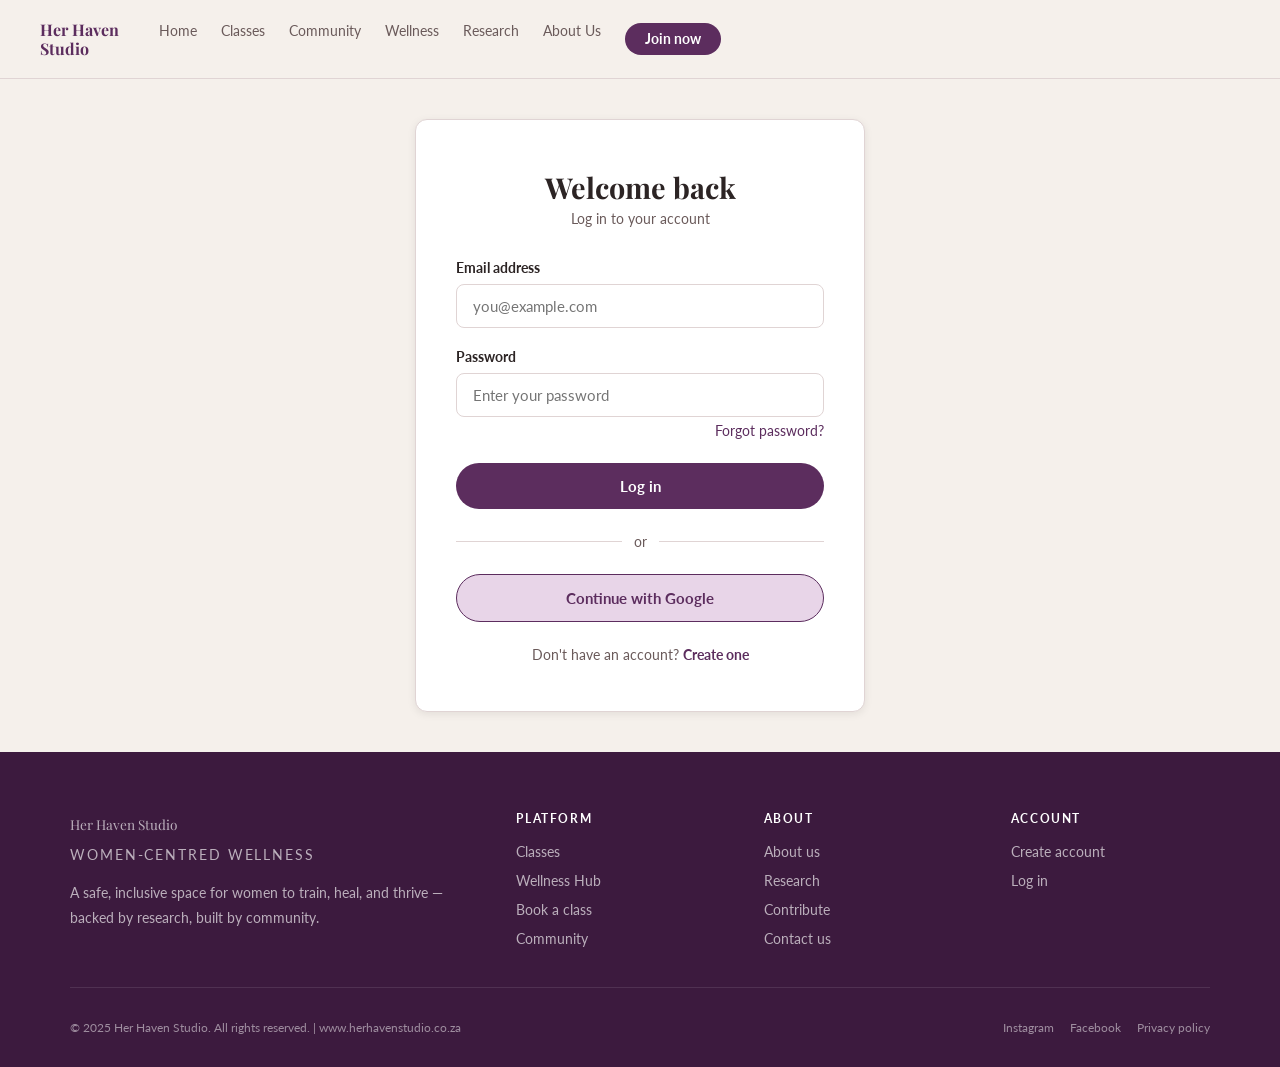
<file: login.html>
<!DOCTYPE html>
<html lang="en">
<head>
  <meta charset="UTF-8">
  <meta name="viewport" content="width=device-width, initial-scale=1.0">

  <!-- SEO title for search engines -->
<title>Log In | Her Haven Studio - Access Your Account</title>

 <!-- Meta keywords for search engines -->
<meta name="keywords" content="login, account access, women's fitness, wellness platform">  

<!-- Meta description for search engines and social media -->
<meta name="description" content="Log in to Her Haven Studio - access your account, book classes, and connect with our women's wellness community.">  

  <title>Login — Her Haven Studio</title>
<!-- External stylesheet -->
  <link rel="stylesheet" href="css/style.css">

<!-- JavaScript file for interactivity -->
<script src="js/myscript.js"></script>
  
</head>
<body>

<!-- HEADER: logo and navigation links -->
  <header class="login-header">

    <!-- Logo: clicking takes user back to home page -->
    <a href="index.html" class="nav-logo">
      <span class="brand-text">Her Haven Studio</span>
    </a>

    <!-- Navigation links -->
    <nav>
      <a href="index.html">Home</a>
      <a href="classes.html">Classes</a>
      <a href="community.html">Community</a>
      <a href="wellness.html">Wellness</a>
      <a href="research.html">Research</a>
      <a href="about.html">About Us</a>
      <a href="register.html">Join now</a>
    </nav>

  </header>  

  <!-- LOGIN PAGE -->
  <main class="login-page">

    <!-- Login form card -->
    <div class="login-card">

      <h1>Welcome back</h1>
      <p class="login-sub">Log in to your account</p>
      <div class="form-group">
        <label for="email">Email address</label>
        <input type="email" id="email" placeholder="you@example.com">
      </div>
      <div class="form-group">
        <label for="password">Password</label>
        <input type="password" id="password" placeholder="Enter your password">
        <!-- Forgot password link sits below the input -->
        <a href="#" class="forgot-link">Forgot password?</a>
      </div>

      <!-- Log in button -->
      <a href="#" class="btn-login" onclick="return false">Log in</a>

      <!-- Or divider -->
      <div class="divider">
        <span>or</span>
      </div>

      <!-- Continue with Google button -->
      <a href="#" class="btn-google">Continue with Google</a>

      <!-- Sign up link -->
      <p class="login-footer">
        Don't have an account?
        <a href="register.html">Create one</a>
      </p>

    </div>

  </main>

  <!-- FOOTER -->
  <footer class="footer">
    <div class="footer-inner">

<!-- Footer content columns -->
      <div class="footer-top">

        <!-- Brand column -->
        <div class="footer-brand">
          <p class="footer-brand-name">Her Haven Studio</p>
          <p class="footer-brand-tag">Women-Centred Wellness</p>
          <p>A safe, inclusive space for women to train, heal, and thrive — backed by research, built by community.</p>
        </div>

        <!-- Platform links -->
        <div class="footer-col">
          <h4>Platform</h4>
          <ul>
            <li><a href="classes.html">Classes</a></li>
            <li><a href="wellness.html">Wellness Hub</a></li>
            <li><a href="booking.html">Book a class</a></li>
            <li><a href="community.html">Community</a></li>
          </ul>
        </div>

        <!-- About links -->
        <div class="footer-col">
          <h4>About</h4>
          <ul>
            <li><a href="about.html">About us</a></li>
            <li><a href="research.html">Research</a></li>
            <li><a href="contributor.html">Contribute</a></li>
            <li><a href="community.html#enquiries">Contact us</a></li>
          </ul>
        </div>

        <!-- Account links -->
        <div class="footer-col">
          <h4>Account</h4>
          <ul>
            <li><a href="register.html">Create account</a></li>
            <li><a href="login.html">Log in</a></li>
          </ul>
        </div>

      </div>

      <!-- Copyright and social -->
      <div class="footer-bottom">
        <p>&copy; 2025 Her Haven Studio. All rights reserved. | www.herhavenstudio.co.za</p>
        <div class="footer-social">
          <a href="#">Instagram</a>
          <a href="#">Facebook</a>
          <a href="#">Privacy policy</a>
        </div>
      </div>

    </div>
  </footer>

</body>
</html>
</file>
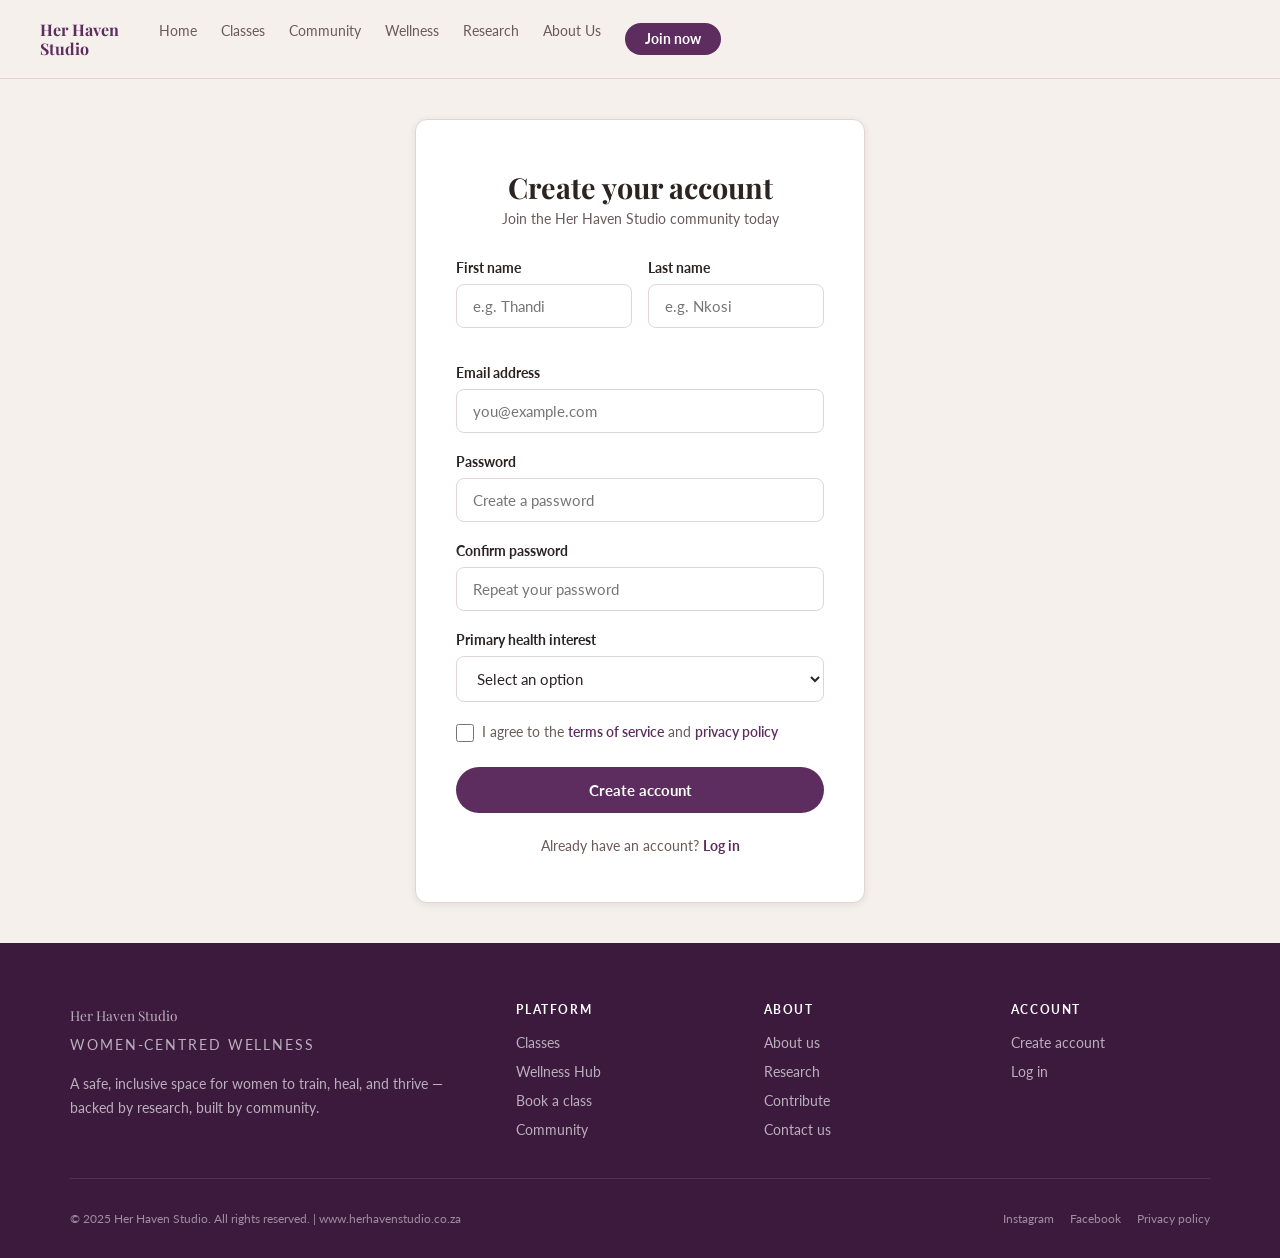
<file: register.html>
<!DOCTYPE html>
<html lang="en">
<head>
  <meta charset="UTF-8">
  <meta name="viewport" content="width=device-width, initial-scale=1.0">

<!-- SEO title for search engines -->
 <title>Create Account | Her Haven Studio - Join Our Community</title>

 <!-- Meta keywords for search engines -->
<meta name="keywords" content="register, create account, join, women's fitness, wellness community"> 

<!-- Meta description for search engines and social media -->
  <meta name="description" content="Create your account at Her Haven Studio - join our women's wellness community and access fitness classes and health resources."> 

  <title>Register — Her Haven Studio</title>

<!-- External stylesheet -->
  <link rel="stylesheet" href="css/style.css">

<!-- JavaScript file for interactivity -->  
  <script src="js/myscript.js"></script>
  
</head>
<body>

 <!-- HEADER: logo and navigation links -->
  <header class="login-header">

    <!-- Logo: clicking takes user back to home page -->
    <a href="index.html" class="nav-logo">
      <span class="brand-text">Her Haven Studio</span>
    </a>

    <!-- Navigation links -->
    <nav>
      <a href="index.html">Home</a>
      <a href="classes.html">Classes</a>
      <a href="community.html">Community</a>
      <a href="wellness.html">Wellness</a>
      <a href="research.html">Research</a>
      <a href="about.html">About Us</a>
      <a href="register.html">Join now</a>
    </nav>

  </header>

  <!-- REGISTRATION PAGE -->
  <main class="register-page">

    <!-- Registration form card -->
    <div class="register-card">

      <!-- Create account heading -->
      <h1>Create your account</h1>

      <!-- Subtext below heading -->
      <p class="register-sub">Join the Her Haven Studio community today</p>

      <!-- First name and last name side by side -->
      <div class="form-row">

        <!-- First name field -->
        <div class="form-group">
          <label for="firstname">First name</label>
          <input type="text" id="firstname" placeholder="e.g. Thandi">
        </div>

        <!-- Last name field -->
        <div class="form-group">
          <label for="lastname">Last name</label>
          <input type="text" id="lastname" placeholder="e.g. Nkosi">
        </div>

      </div>

      <!-- Email field -->
      <div class="form-group">
        <label for="email">Email address</label>
        <input type="email" id="email" placeholder="you@example.com">
      </div>

      <!-- Password field -->
      <div class="form-group">
        <label for="password">Password</label>
        <input type="password" id="password" placeholder="Create a password">
      </div>

      <!-- Confirm password field -->
      <div class="form-group">
        <label for="confirm-password">Confirm password</label>
        <input type="password" id="confirm-password" placeholder="Repeat your password">
      </div>

      <!-- Primary health interest dropdown -->
      <div class="form-group">
        <label for="health-interest">Primary health interest</label>
        <select id="health-interest">
          <option value="" disabled selected>Select an option</option>
          <option value="general">General fitness</option>
          <option value="postnatal">Postnatal recovery</option>
          <option value="pcos">PCOS management</option>
          <option value="endometriosis">Endometriosis support</option>
          <option value="mental-wellness">Mental wellness</option>
          <option value="nutrition">Nutrition guidance</option>
        </select>
      </div>

      <!-- Terms and privacy policy checkbox -->
      <div class="form-check">
        <input type="checkbox" id="terms">
        <!-- Label references the checkbox by its id -->
        <label for="terms">
          I agree to the
          <a href="#">terms of service</a>
          and
          <a href="#">privacy policy</a>
        </label>
      </div>

      <!-- Create account button -->
 <a href="#" class="btn-register" onclick="return false;">Create account</a>     

      <!-- Log in link at bottom -->
      <p class="register-footer">
        Already have an account?
        <a href="login.html">Log in</a>
      </p>

    </div>

  </main>

  <!-- FOOTER -->
  <footer class="footer">
    <div class="footer-inner">

<!-- Footer content columns -->
      <div class="footer-top">

        <!-- Brand column -->
        <div class="footer-brand">
          <p class="footer-brand-name">Her Haven Studio</p>
          <p class="footer-brand-tag">Women-Centred Wellness</p>
          <p>A safe, inclusive space for women to train, heal, and thrive — backed by research, built by community.</p>
        </div>

        <!-- Platform links -->
        <div class="footer-col">
          <h4>Platform</h4>
          <ul>
            <li><a href="classes.html">Classes</a></li>
            <li><a href="wellness.html">Wellness Hub</a></li>
            <li><a href="booking.html">Book a class</a></li>
            <li><a href="community.html">Community</a></li>
          </ul>
        </div>

        <!-- About links -->
        <div class="footer-col">
          <h4>About</h4>
          <ul>
            <li><a href="about.html">About us</a></li>
            <li><a href="research.html">Research</a></li>
            <li><a href="contributor.html">Contribute</a></li>
            <li><a href="community.html#enquiries">Contact us</a></li>
          </ul>
        </div>

        <!-- Account links -->
        <div class="footer-col">
          <h4>Account</h4>
          <ul>
            <li><a href="register.html">Create account</a></li>
            <li><a href="login.html">Log in</a></li>
          </ul>
        </div>

      </div>

      <!-- Copyright and social -->
      <div class="footer-bottom">
        <p>&copy; 2025 Her Haven Studio. All rights reserved. | www.herhavenstudio.co.za</p>
        <div class="footer-social">
          <a href="#">Instagram</a>
          <a href="#">Facebook</a>
          <a href="#">Privacy policy</a>
        </div>
      </div>

    </div>
  </footer>

</body>
</html>
</file>
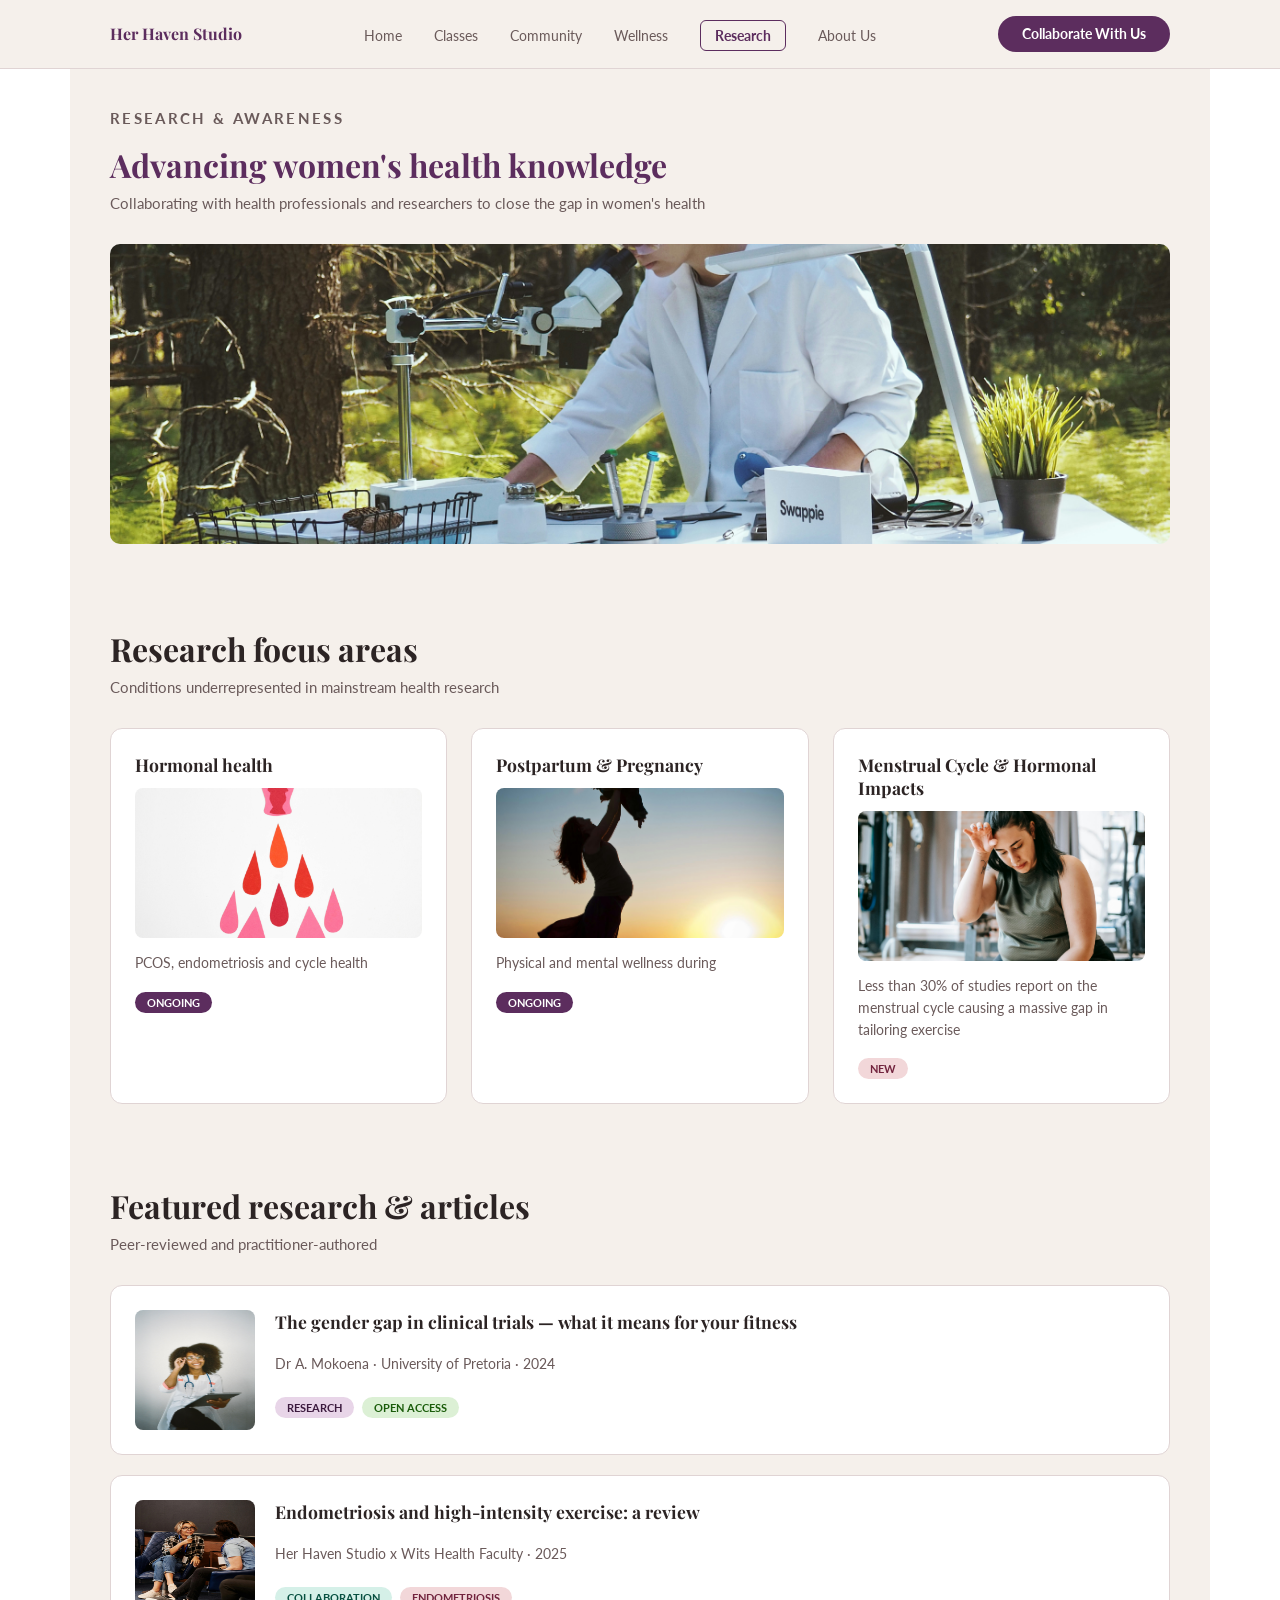
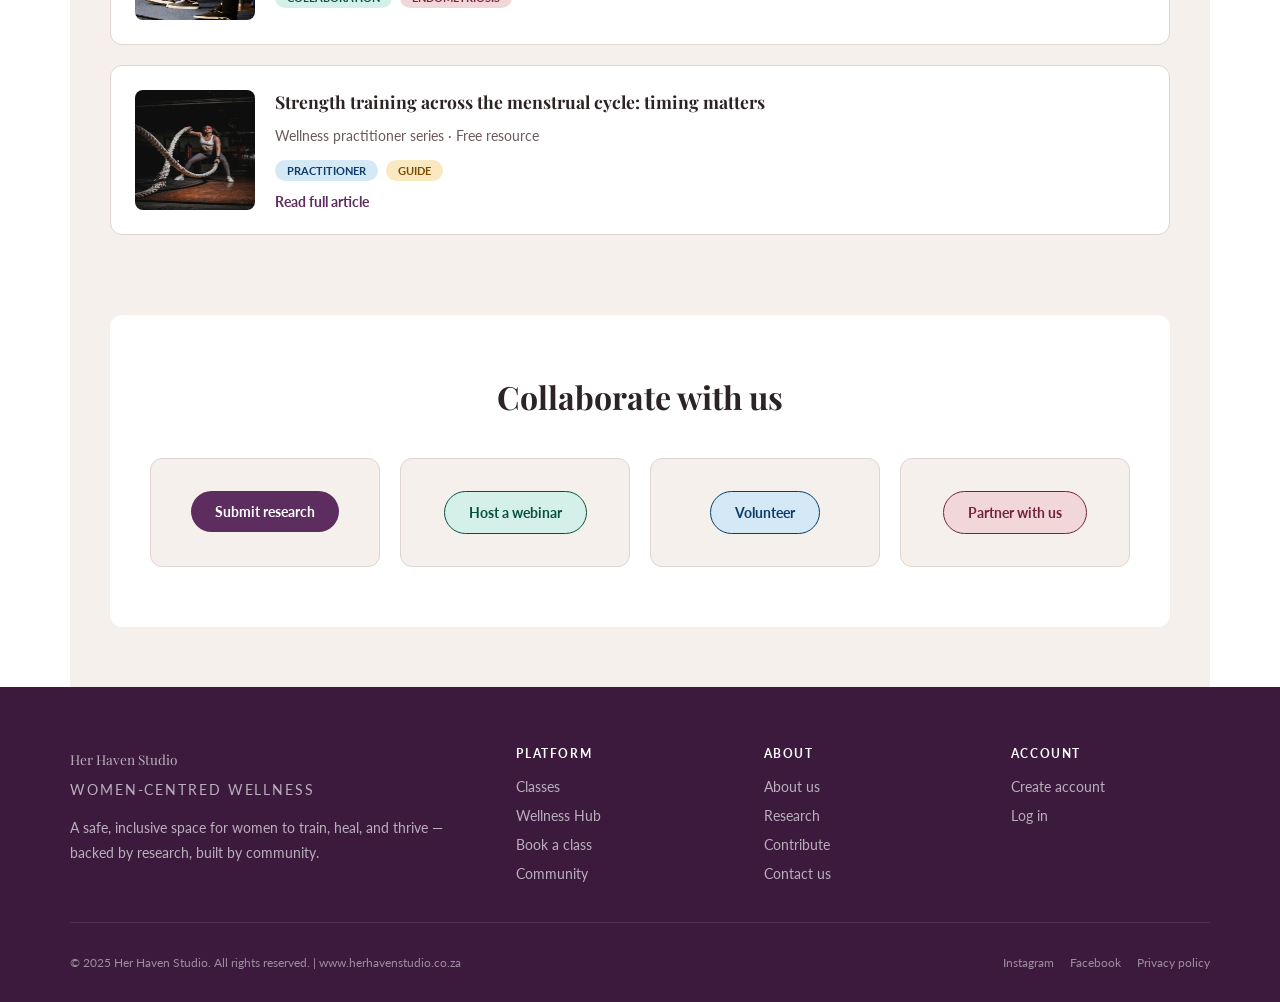
<file: research.html>
<!DOCTYPE html>
<html lang="en">
<head>
  <meta charset="UTF-8">
  <meta name="viewport" content="width=device-width, initial-scale=1.0">

  <!-- SEO title for search engines -->
<title>Research | Her Haven Studio - Evidence-Based Women's Health</title>

<!-- Meta keywords for search engines -->
<meta name="keywords" content="research, women's health, scientific articles, fitness, wellness">

  <!-- Meta description for search engines and social media -->
  <meta name="description" content="Research at Her Haven Studio - evidence-based articles on women's fitness, health conditions, and wellness backed by scientific research.">
  
  <title>Research & Awareness — Her Haven Studio</title>
<!-- External stylesheet -->
  <link rel="stylesheet" href="css/style.css">

  <!-- JavaScript file for interactivity -->
<script src="js/myscript.js"></script>
  

</head>
<body>

  <!-- NAVIGATION BAR -->
  <nav>
    <div class="nav-inner">

      <!-- Logo -->
      <a href="index.html" class="nav-logo">
        <span class="nav-logo-brand">
          <span class="brand-text">Her Haven Studio</span>
        </span>
      </a>

      <!-- Navigation links — Research is active on this page -->
      <ul class="nav-links">
        <li><a href="index.html">Home</a></li>
        <li><a href="classes.html">Classes</a></li>
        <li><a href="community.html">Community</a></li>
        <li><a href="wellness.html">Wellness</a></li>
        <li><a href="research.html" class="active">Research</a></li>
        <li><a href="about.html">About Us</a></li>
      </ul>

      <!-- Collaborate with us button (top right) -->
      <a href="contributor.html" class="btn-collaborate">Collaborate With Us</a>

    </div>
  </nav>

  <!-- PAGE HERO -->
  <div class="page-hero">
    <p class="section-label">Research & Awareness</p>
    <h1>Advancing women's health knowledge</h1>
    <p>Collaborating with health professionals and researchers to close the gap in women's health</p>
   <img src="images/research1.jpg" alt="Female researcher in a white lab coat working outdoors" width="600"> 
  </div>

  <!-- RESEARCH SECTION -->
  <section class="research-section">

    <!-- Research focus areas -->
    <div class="research-focus">
      <h2>Research focus areas</h2>
      <p class="focus-subtitle">Conditions underrepresented in mainstream health research</p>

      <!-- Focus areas grid -->
      <div class="focus-grid">

        <!-- Focus area 1: Hormonal health -->
        <div class="focus-card">
          <h3>Hormonal health</h3>
        <img src="images/cyclehealth.jpg" alt="Female reproductive health" width="200">
          <p>PCOS, endometriosis and cycle health</p>
          <span class="focus-badge">Ongoing</span>
        </div>

        <!-- Focus area 2: Postpartum & Pregnancy -->
        <div class="focus-card">
          <h3>Postpartum &amp; Pregnancy</h3>
          <img src="images/recovery.jpg" alt="Mother holding baby at sunset representing postnatal recovery" width="200">
          <p>Physical and mental wellness during</p>
          <span class="focus-badge">Ongoing</span>
        </div>

        <!-- Focus area 3: Menstrual cycle & hormonal impacts -->
        <div class="focus-card">
          <h3>Menstrual Cycle &amp; Hormonal Impacts</h3>
        <img src="images/fatiguedladyatgym.jpg" alt="A fatigued lady at the gym representing the impact of the menstrual cycle on exercise" width="200">
          <p>Less than 30% of studies report on the menstrual cycle causing a massive gap in tailoring exercise</p>
          <span class="focus-badge badge-new">New</span>
        </div>

      </div>
    </div>

    <!-- Featured research & articles -->
    <div class="featured-research">
      <h2>Featured research &amp; articles</h2>
      <p class="featured-subtitle">Peer-reviewed and practitioner-authored</p>

      <!-- Research articles list -->
      <div class="research-articles">

        <!-- Article 1 -->
        <div class="research-card">
          <img src="images/doctor.jpg" alt="picture of doctor" width="100" class="article-avatar av-1">
          <div class="article-info">
            <h3>The gender gap in clinical trials — what it means for your fitness</h3>
            <p class="article-meta">Dr A. Mokoena · University of Pretoria · 2024</p>
            <div class="article-tags">
              <span class="tag tag-research">Research</span>
              <span class="tag tag-open">Open access</span>
            </div>
          </div>
        </div>

        <!-- Article 2 -->
        <div class="research-card">
           <img src="images/discussion.jpg" alt="women in a panel discussion"width="200" class="article-avatar av-2">
          <div class="article-info">
            <h3>Endometriosis and high-intensity exercise: a review</h3>
           
            <p class="article-meta">Her Haven Studio x Wits Health Faculty · 2025</p>
            <div class="article-tags">
              <span class="tag tag-collaboration">Collaboration</span>
              <span class="tag tag-endometriosis">Endometriosis</span>
            </div>
          </div>
        </div>

        <!-- Article 3 -->
         <div class="research-card">
        <img src="images/workout.jpg" alt="a woman doing strength training" class="article-avatar av-3" width="200">
          <div class="article-info">
            <h3>Strength training across the menstrual cycle: timing matters</h3>
            <p class="article-meta">Wellness practitioner series · Free resource</p>
            <div class="article-tags">
              <span class="tag tag-practitioner">Practitioner</span>
              <span class="tag tag-guide">Guide</span>
            </div>
            <a href="https://tampabayendocrine.com/menstrual-cycle-exercise/" target="_blank" rel="noopener noreferrer" class="btn-read-more">Read full article</a>
          </div>
        </div>

      </div>
    </div>

    <!-- Collaborate with us section -->
    <div class="collaborate-section" id="collaborate">
      <h2>Collaborate with us</h2>

      <!-- Collaboration options — all links go to the contributor form -->
      <div class="collaborate-grid">

        <!-- Option 1: Submit research — links to contributor form -->
        <div class="collaborate-card">
          <a href="contributor.html" class="collaborate-btn btn-submit">Submit research</a>
        </div>

        <!-- Option 2: Host a webinar — links to contributor form -->
        <div class="collaborate-card">
          <a href="contributor.html" class="collaborate-btn btn-webinar">Host a webinar</a>
        </div>

        <!-- Option 3: Volunteer — links to contributor form -->
        <div class="collaborate-card">
          <a href="contributor.html" class="collaborate-btn btn-volunteer">Volunteer</a>
        </div>

        <!-- Option 4: Partner with us — links to contributor form -->
        <div class="collaborate-card">
          <a href="contributor.html" class="collaborate-btn btn-partner">Partner with us</a>
        </div>

      </div>
    </div>

  </section>

  <!-- FOOTER -->
  <footer class="footer">
    <div class="footer-inner">
<!-- Footer content columns -->
      <div class="footer-top">

        <!-- Brand column -->
        <div class="footer-brand">
          <p class="footer-brand-name">Her Haven Studio</p>
          <p class="footer-brand-tag">Women-Centred Wellness</p>
          <p>A safe, inclusive space for women to train, heal, and thrive — backed by research, built by community.</p>
        </div>

        <!-- Platform links -->
        <div class="footer-col">
          <h4>Platform</h4>
          <ul>
            <li><a href="classes.html">Classes</a></li>
            <li><a href="wellness.html">Wellness Hub</a></li>
            <li><a href="booking.html">Book a class</a></li>
            <li><a href="community.html">Community</a></li>
          </ul>
        </div>

        <!-- About links -->
        <div class="footer-col">
          <h4>About</h4>
          <ul>
            <li><a href="about.html">About us</a></li>
            <li><a href="research.html">Research</a></li>
            <li><a href="contributor.html">Contribute</a></li>
            <li><a href="community.html#enquiries">Contact us</a></li>
          </ul>
        </div>

        <!-- Account links -->
        <div class="footer-col">
          <h4>Account</h4>
          <ul>
            <li><a href="register.html">Create account</a></li>
            <li><a href="login.html">Log in</a></li>
          </ul>
        </div>

      </div>

      <!-- Copyright and social -->
      <div class="footer-bottom">
        <p>&copy; 2025 Her Haven Studio. All rights reserved. | www.herhavenstudio.co.za</p>
        <div class="footer-social">
          <a href="#">Instagram</a>
          <a href="#">Facebook</a>
          <a href="#">Privacy policy</a>
        </div>
      </div>

    </div>
  </footer>

</body>
</html>
</file>
<file: css/style.css>
/* ── Import Google Fonts ── */
@import url('https://fonts.googleapis.com/css2?family=Playfair+Display:ital,wght@0,400;0,700;1,400&family=Lato:wght@300;400;700&display=swap');

/* ── Brand colours as reusable variables ── */
:root {
  --plum:       #5C2D5E;
  --plum-dark:  #3C1A3E;
  --plum-light: #E8D5E8;
  --beige:      #F5F0EB;
  --blush:      #F2D7D9;
  --white:      #FFFFFF;
  --text:       #2C2424;
  --text-mid:   #6A5A5A;
  --border:     #E0D4D4;
}

/* ── Base reset — removes default spacing from all elements ── */
* {
  margin: 0;
  padding: 0;
  box-sizing: border-box;
}

/* ── Body — sets default font and background colour ── */
body {
  font-family: 'Lato', sans-serif;
  color: var(--text);
  background: var(--white);
}

/* ── Remove underlines from all links ── */
a {
  text-decoration: none;
  color: inherit;
}

/* ========================================================================
   NAVIGATION & HEADER
   ======================================================================== */

/* ── Navigation bar — sticky positioning at top ── */
nav {
  background-color: var(--beige);
  border-bottom: 1px solid var(--border);
  position: sticky;
  top: 0;
  width: 100%;
}

/* ── Nav inner — centres content and spaces items apart ── */
.nav-inner {
  max-width: 1140px;
  margin: 0 auto;
  padding: 16px 40px;
  display: flex;
  align-items: center;
  justify-content: space-between;
  gap: 40px;
}

/* ── Navigation links list — horizontal row ── */
.nav-links {
  display: flex;
  list-style: none;
  gap: 32px;
}

/* ── Individual navigation link ── */
.nav-links a {
  font-family: 'Lato', sans-serif;
  font-size: 0.88rem;
  color: var(--text-mid);
  text-decoration: none;
}

/* ── Navigation link when hovered ── */
.nav-links a:hover {
  color: var(--plum);
}

/* ── Active nav link — box around current page ── */
.nav-links a.active {
  border: 1.5px solid var(--plum);
  padding: 6px 14px;
  border-radius: 6px;
  color: var(--plum);
  font-weight: 700;
}

/* ── Join now button ── */
.btn-join {
  background-color: var(--plum);
  color: var(--white);
  padding: 10px 24px;
  border-radius: 40px;
  font-size: 0.85rem;
  font-weight: 700;
  cursor: pointer;
  border: none;
  transition: background-color 0.2s;
}

/* ── Join now button when hovered ── */
.btn-join:hover {
  background-color: var(--plum-dark);
}

/* ── Logo wrapper: keeps name on one line, pushes to far left ── */
.nav-logo-brand {
  font-family: 'Playfair Display', serif;
  font-size: 1.1rem;
  font-weight: 700;
  color: var(--plum);
  text-decoration: none;
  white-space: nowrap;
}

/* ── Navigation logo — wraps the brand text ── */
.nav-logo {
  text-decoration: none;
  color: var(--plum);
}

/* ── Brand text — multiline logo text ── */
.brand-text {
  font-family: 'Playfair Display', serif;
  font-size: 1rem;
  font-weight: 700;
  line-height: 1.2;
  display: block;
}

/* ========================================================================
   HERO SECTION
   ======================================================================== */

/* ── Hero section — light purple background with dark purple border ── */
.hero {
  background-image: url('../images/clouds-background.jpg');
  background-size: cover;
  background-position: center;
  background-attachment: fixed;
  background-repeat: no-repeat;
  padding: 60px 20px;
  text-align: center;
  min-height: 600px;
}
/* ── Hero inner — limits width and centres content ── */
.hero-inner {
  max-width: 700px;
  margin: 0 auto;
}

/* ── Main heading — small and light ── */
.hero h1 {
  font-family: 'Lato', sans-serif;
  font-size: 1rem;
  font-weight: 300;
  color: #4a4a4a;
  letter-spacing: 0.18em;
  text-transform: uppercase;
  margin-bottom: 16px;
}

/* ── Tagline — big bold and centred ── */
.hero-eyebrow {
  font-family: 'Playfair Display', serif;
  font-size: 2.4rem;
  font-weight: 700;
  color:  #5a4a6a;
  line-height: 1.2;
  margin-bottom: 16px;
}

/* ── Supporting subtext — small and muted ── */
.hero-sub {
  font-size: 0.95rem;
  color: #5a4a6a;
  margin-bottom: 32px;
  line-height: 1.8;
}

/* ── Hero image — fits inside the hero box ── */
.hero img {
  width: 100%;
  max-width: 600px;
  height: 300px;
  object-fit: cover;
  border-radius: 8px;
  margin-bottom: 32px;
}

/* ── Buttons row — side by side and centred ── */
.hero-btns {
  display: flex;
  gap: 16px;
  justify-content: center;
  flex-wrap: wrap;
}

/* ── Get started button — deep plum fill ── */
.btn-hero-fill {
  background-color: var(--plum);
  color: var(--white);
  padding: 14px 32px;
  border-radius: 40px;
  font-size: 0.9rem;
  font-weight: 700;
  text-decoration: none;
  display: inline-block;
  cursor: pointer;
  border: none;
  transition: background-color 0.2s;
}

/* ── Get started button when hovered ── */
.btn-hero-fill:hover {
  background-color: var(--plum-dark);
}

/* ── Learn more button — beige fill with plum outline ── */
.btn-outline-white {
  background-color: var(--beige);
  color: var(--plum);
  padding: 14px 32px;
  border-radius: 40px;
  border: 2px solid var(--plum);
  font-size: 0.9rem;
  font-weight: 700;
  text-decoration: none;
  display: inline-block;
  cursor: pointer;
  transition: background-color 0.2s;
}

/* ── Learn more button when hovered ── */
.btn-outline-white:hover {
  background-color: var(--plum-light);
}

/* ========================================================================
   STATS SECTION
   ======================================================================== */

/* ── Stats strip — beige background ── */
.stats {
  background-color: var(--beige);
  padding: 40px;
  border-top: 2px dashed var(--plum);
}

/* ── Stats table — centres the three stats ── */
.stats table {
  max-width: 1140px;
  margin: 0 auto;
}

/* ── Stat number — large and bold ── */
.stat-num {
  font-family: 'Playfair Display', serif;
  font-size: 2.4rem;
  font-weight: 700;
  color: var(--plum);
  text-align: center;
}

/* ── Stat label — small uppercase text below number ── */
.stat-lbl {
  font-family: 'Lato', sans-serif;
  font-size: 0.85rem;
  font-weight: 400;
  color: var(--text-mid);
  text-align: center;
  margin-top: 4px;
}

/* ========================================================================
   WHAT WE OFFER / PILLARS SECTION
   ======================================================================== */

/* ── What we offer section — beige background ── */
.pillars {
  background-color: var(--beige);
  padding: 60px 40px;
}

/* ── Pillars header — centred label and heading ── */
.pillars-header {
  text-align: center;
  margin-bottom: 40px;
  max-width: 1140px;
  margin-left: auto;
  margin-right: auto;
}

/* ── Section label — small uppercase plum text ── */
.section-label {
  font-size: 0.75rem;
  font-weight: 700;
  letter-spacing: 0.16em;
  text-transform: uppercase;
  color: var(--plum);
  margin-bottom: 8px;
}

/* ── Section heading ── */
.pillars-header h2 {
  font-family: 'Playfair Display', serif;
  font-size: 2rem;
  font-weight: 700;
  color: var(--text);
  margin-bottom: 10px;
}

/* ── Section subtext ── */
.pillars-header p {
  font-size: 0.95rem;
  color: var(--text-mid);
}

/* ── Four card grid — side by side ── */
.pillars-grid {
  display: grid;
  grid-template-columns: repeat(4, 1fr);
  gap: 20px;
  max-width: 1140px;
  margin: 0 auto;
}

/* ── Individual pillar card — blush pink background ── */
.pillar-card {
  background-color: var(--blush);
  border: 1.5px solid var(--blush);
  border-radius: 12px;
  padding: 24px;
  transition: transform 0.2s;
}

/* ── Card lifts up when hovered ── */
.pillar-card:hover {
  transform: translateY(-4px);
}

/* ── Card image — fits inside card ── */
.pillar-card img {
  width: 100%;
  height: 160px;
  object-fit: cover;
  border-radius: 8px;
  margin-bottom: 16px;
}

/* ── Card heading — bold plum colour ── */
.pillar-card h3 {
  font-family: 'Playfair Display', serif;
  font-size: 1.1rem;
  font-weight: 700;
  color: var(--plum);
  margin-bottom: 8px;
}

/* ── Card description ── */
.pillar-card p {
  font-size: 0.88rem;
  color: var(--text-mid);
  line-height: 1.6;
  margin-bottom: 16px;
}

/* ── Card link ── */
.pillar-link {
  font-size: 0.85rem;
  font-weight: 700;
  color: var(--plum);
  text-decoration: none;
}

/* ── Card link when hovered ── */
.pillar-link:hover {
  text-decoration: underline;
}

/* ── Research card — dark plum background ── */
.pillar-card-dark {
  background-color: var(--plum-dark);
  border-color: var(--plum);
}

/* ── Research card heading — white text ── */
.pillar-card-dark h3 {
  color: var(--white);
}

/* ── Research card description — light text ── */
.pillar-card-dark p {
  color: rgba(255, 255, 255, 0.75);
}

/* ── Research card link — blush colour ── */
.pillar-card-dark .pillar-link {
  color: var(--blush);
}

/* ========================================================================
   PAGE HERO SECTION
   ======================================================================== */

/* ── Page hero — beige background with padding ── */
.page-hero {
  background-color: var(--beige);
  padding: 40px 40px 20px;
  max-width: 1140px;
  margin: 0 auto;
}

/* ── Page hero heading — plum colour ── */
.page-hero h1 {
  font-family: 'Playfair Display', serif;
  font-size: 2rem;
  font-weight: 700;
  color: var(--plum);
  margin-bottom: 8px;
}

/* ── Page hero subtext ── */
.page-hero p {
  font-size: 0.92rem;
  color: var(--text-mid);
  margin-bottom: 16px;
}

/* ── Page hero image — full width, fixed height ── */
.page-hero img {
  width: 100%;
  height: 300px;
  object-fit: cover;
  border-radius: 10px;
  margin-top: 16px;
}

/* ========================================================================
   CLASSES SECTION
   ======================================================================== */

/* ── Classes section wrapper ── */
.classes-section {
  background-color: var(--beige);
  padding: 20px 40px 60px;
  max-width: 1140px;
  margin: 0 auto;
}

/* ── Filter pills row ── */
.filter-row {
  display: flex;
  gap: 10px;
  flex-wrap: wrap;
  margin-bottom: 32px;
}

/* ── Individual filter pill ── */
.filter-pill {
  padding: 8px 20px;
  border-radius: 40px;
  border: 1.5px solid var(--plum);
  font-size: 0.85rem;
  font-weight: 700;
  color: var(--plum);
  cursor: pointer;
  background-color: var(--white);
  transition: all 0.2s;
}

/* ── Individual filter pill when hovered ── */
.filter-pill:hover {
  background-color: var(--plum-light);
}

/* ── Active filter pill — filled plum ── */
.filter-pill.active {
  background-color: var(--plum);
  color: var(--white);
}

/* ── Cards grid — three per row ── */
.cards-grid {
  display: grid;
  grid-template-columns: repeat(3, 1fr);
  gap: 24px;
}

/* ── Individual class card ── */
.class-card {
  background-color: var(--plum-light);
  border: 1.5px solid var(--plum);
  border-radius: 12px;
  overflow: hidden;
  transition: transform 0.2s;
}

/* ── Card lift on hover ── */
.class-card:hover {
  transform: translateY(-4px);
}

/* ── Card image area ── */
.card-img {
  position: relative;
  width: 100%;
  height: 180px;
  background-color: var(--plum-light);
  overflow: hidden;
}

/* ── Card image ── */
.card-img img {
  width: 100%;
  height: 100%;
  object-fit: cover;
}

/* ── Card tag — positioned on image ── */
.card-tag {
  position: absolute;
  top: 12px;
  right: 12px;
  padding: 4px 12px;
  border-radius: 20px;
  font-size: 0.7rem;
  font-weight: 700;
  text-transform: uppercase;
}

/* ── Card body — padding around text ── */
.card-body {
  padding: 16px;
}

/* ── Card heading ── */
.card-body h3 {
  font-family: 'Playfair Display', serif;
  font-size: 1rem;
  font-weight: 700;
  color: var(--text);
  margin-bottom: 6px;
}

/* ── Card subcategory label ── */
.card-sub-label {
  font-size: 0.78rem;
  font-weight: 700;
  color: var(--plum);
  text-transform: uppercase;
  letter-spacing: 0.08em;
  margin-bottom: 8px;
}

/* ── Card subcategory list ── */
.card-body ul {
  list-style: none;
  margin-bottom: 16px;
}

/* ── Individual subcategory item ── */
.card-body ul li {
  font-size: 0.85rem;
  color: var(--text-mid);
  padding: 3px 0;
}

/* ── Book button — sits at bottom right of card ── */
.card-btn {
  display: inline-block;
  background-color: var(--plum);
  color: var(--white);
  padding: 8px 20px;
  border-radius: 40px;
  font-size: 0.82rem;
  font-weight: 700;
  text-decoration: none;
  margin-left: auto;
  transition: background-color 0.2s;
  cursor: pointer;
}

/* ── Book button when hovered ── */
.card-btn:hover {
  background-color: var(--plum-dark);
}

/* ── Tag colour variants ── */
.tag-plum  { background-color: var(--plum-light); color: var(--plum-dark); }
.tag-pink  { background-color: var(--blush); color: #72243E; }
.tag-teal  { background-color: #D5F0E8; color: #085041; }
.tag-amber { background-color: #FAE8C0; color: #7A4A00; }
.tag-blue  { background-color: #D5E8F5; color: #0A3D6B; }
.tag-green { background-color: #DCF0D5; color: #1A5C0A; }

/* ========================================================================
   LOGIN PAGE
   ======================================================================== */

/* ── Login header — simplified header without sticky nav ── */
.login-header {
  display: flex;
  align-items: center;
  justify-content: space-between;
  padding: 20px 40px;
  background-color: var(--beige);
  border-bottom: 1px solid var(--border);
}

/* ── Login header nav — horizontal links ── */
.login-header nav {
  display: flex;
  gap: 24px;
  background: none;
  border: none;
  padding: 0;
  position: static;
}

/* ── Login header nav links ── */
.login-header nav a {
  font-size: 0.85rem;
  color: var(--text-mid);
  text-decoration: none;
  transition: color 0.2s;
}

/* ── Login header nav links on hover ── */
.login-header nav a:hover {
  color: var(--plum);
}

/* ── Login header last link is button style ── */
.login-header nav a:last-child {
  background-color: var(--plum);
  color: var(--white);
  padding: 8px 20px;
  border-radius: 40px;
  font-weight: 700;
}

/* ── Login header button hover ── */
.login-header nav a:last-child:hover {
  background-color: var(--plum-dark);
}

/* ── Login page — centered form container ── */
.login-page {
  display: flex;
  align-items: center;
  justify-content: center;
  min-height: calc(100vh - 300px);
  padding: 20px;
  background-color: var(--beige);
}

/* ── Login card — white form container ── */
.login-card {
  background-color: var(--white);
  border: 1.5px solid var(--border);
  border-radius: 12px;
  padding: 32px 24px;
  width: 100%;
  box-shadow: 0 2px 8px rgba(0, 0, 0, 0.08);
}

/* ── Login heading ── */
.login-card h1 {
  font-family: 'Playfair Display', serif;
  font-size: 1.8rem;
  font-weight: 700;
  color: var(--text);
  margin-bottom: 4px;
  text-align: center;
}

/* ── Login subtext ── */
.login-sub {
  font-size: 0.9rem;
  color: var(--text-mid);
  text-align: center;
  margin-bottom: 32px;
}

/* ── Form group — input wrapper with label ── */
.form-group {
  margin-bottom: 20px;
}

/* ── Form label ── */
.form-group label {
  display: block;
  font-size: 0.9rem;
  font-weight: 700;
  color: var(--text);
  margin-bottom: 8px;
}

/* ── Form input ── */
.form-group input,
.form-group textarea,
.form-group select {
  width: 100%;
  padding: 12px 16px;
  border: 1px solid var(--border);
  border-radius: 8px;
  font-family: 'Lato', sans-serif;
  font-size: 0.95rem;
  color: var(--text);
  background-color: var(--white);
  transition: border-color 0.2s;
}

/* ── Form input on focus ── */
.form-group input:focus,
.form-group textarea:focus,
.form-group select:focus {
  outline: none;
  border-color: var(--plum);
  box-shadow: 0 0 0 3px rgba(92, 45, 94, 0.1);
}

/* ── Forgot password link ── */
.forgot-link {
  display: block;
  text-align: right;
  margin-top: 6px;
  font-size: 0.85rem;
  color: var(--plum);
  text-decoration: none;
  transition: color 0.2s;
}

/* ── Forgot password link hover ── */
.forgot-link:hover {
  text-decoration: underline;
}

/* ── Login button — full width ── */
.btn-login {
  display: block;
  width: 100%;
  background-color: var(--plum);
  color: var(--white);
  padding: 14px;
  border-radius: 40px;
  font-size: 0.95rem;
  font-weight: 700;
  text-align: center;
  text-decoration: none;
  margin-top: 24px;
  cursor: pointer;
  border: none;
  transition: background-color 0.2s;
}

/* ── Login button hover ── */
.btn-login:hover {
  background-color: var(--plum-dark);
}

/* ── Divider with "or" text ── */
.divider {
  display: flex;
  align-items: center;
  margin: 24px 0;
  color: var(--text-mid);
  font-size: 0.9rem;
}

/* ── Divider line ── */
.divider::before,
.divider::after {
  content: '';
  flex: 1;
  height: 1px;
  background-color: var(--border);
}

/* ── Divider text ── */
.divider span {
  padding: 0 12px;
}

/* ── Google login button ── */
.btn-google {
  display: block;
  width: 100%;
  background-color: var(--plum-light);
  color: var(--plum);
  padding: 14px;
  border-radius: 40px;
  border: 1.5px solid var(--plum);
  font-size: 0.95rem;
  font-weight: 700;
  text-align: center;
  text-decoration: none;
  cursor: pointer;
  transition: all 0.2s;
}

/* ── Google button hover ── */
.btn-google:hover {
  background-color: var(--white);
  border-color: var(--plum-dark);
}

/* ── Login footer — sign up link ── */
.login-footer {
  text-align: center;
  font-size: 0.9rem;
  color: var(--text-mid);
  margin-top: 24px;
}

/* ── Login footer link ── */
.login-footer a {
  color: var(--plum);
  font-weight: 700;
  text-decoration: none;
  transition: color 0.2s;
}

/* ── Login footer link hover ── */
.login-footer a:hover {
  text-decoration: underline;
}

/* ========================================================================
   WELLNESS SECTION (Articles)
   ======================================================================== */

/* ── Wellness section wrapper ── */
.wellness-section {
  background-color: var(--beige);
  padding: 40px;
  max-width: 1140px;
  margin: 0 auto;
}

/* ── Featured article section ── */
.featured-article {
  background-color: var(--white);
  border: 1.5px solid var(--plum);
  border-radius: 12px;
  padding: 40px;
  margin-bottom: 48px;
}

/* ── Featured label ── */
.featured-label {
  font-size: 0.75rem;
  font-weight: 700;
  letter-spacing: 0.16em;
  text-transform: uppercase;
  color: var(--plum);
  margin-bottom: 8px;
}

/* ── Featured article heading ── */
.featured-article h2 {
  font-family: 'Playfair Display', serif;
  font-size: 1.8rem;
  font-weight: 700;
  color: var(--text);
  margin-bottom: 24px;
  line-height: 1.3;
}

/* ── Featured article image ── */
.featured-article img {
  width: 100%;
  max-width: 300px;
  height: auto;
  border-radius: 8px;
  margin-bottom: 16px;
}

/* ── Featured article description ── */
.featured-article p {
  font-size: 0.95rem;
  color: var(--text-mid);
  line-height: 1.8;
  margin-bottom: 24px;
}

/* ── Featured text section ── */
.featured-text {
  display: flex;
  flex-direction: column;
}

/* ── Read more link ── */
.read-more {
  display: inline-block;
  color: var(--plum);
  font-weight: 700;
  text-decoration: none;
  font-size: 0.9rem;
  transition: text-decoration 0.2s;
}

/* ── Read more link hover ── */
.read-more:hover {
  text-decoration: underline;
}

/* ── Articles heading ── */
.articles-heading {
  font-family: 'Playfair Display', serif;
  font-size: 1.6rem;
  font-weight: 700;
  color: var(--text);
  margin: 48px 0 24px;
}

/* ── Articles list grid ── */
.articles-list {
  display: grid;
  grid-template-columns: repeat(2, 1fr);
  gap: 24px;
}

/* ── Article card ── */
.article-card {
  background-color: var(--white);
  border: 1px solid var(--border);
  border-radius: 12px;
  overflow: hidden;
  transition: transform 0.2s;
  display: flex;
  flex-direction: column;
}

/* ── Article card hover ── */
.article-card:hover {
  transform: translateY(-4px);
}

/* ── Article card image ── */
.article-card img {
  width: 100%;
  height: 200px;
  object-fit: cover;
}

/* ── Article card content ── */
.article-content {
  padding: 20px;
  display: flex;
  flex-direction: column;
  flex-grow: 1;
}

/* ── Article card heading ── */
.article-content h3 {
  font-family: 'Playfair Display', serif;
  font-size: 1rem;
  font-weight: 700;
  color: var(--text);
  margin-bottom: 12px;
  line-height: 1.4;
}

/* ── Article card description ── */
.article-content p {
  font-size: 0.85rem;
  color: var(--text-mid);
  line-height: 1.6;
  margin-bottom: 16px;
  flex-grow: 1;
}

/* ── Article meta information ── */
.article-meta {
  display: flex;
  gap: 12px;
  align-items: center;
  font-size: 0.78rem;
  color: var(--text-mid);
  margin-top: auto;
}

/* ── Article tag ── */
.article-tag {
  display: inline-block;
  padding: 4px 12px;
  border-radius: 20px;
  font-size: 0.7rem;
  font-weight: 700;
  text-transform: uppercase;
}

/* ========================================================================
   COMMUNITY SECTION
   ======================================================================== */

/* ── Community section wrapper ── */
.community-section {
  background-color: var(--beige);
  padding: 40px;
  max-width: 1140px;
  margin: 0 auto;
}

/* ── Testimonials grid ── */
.testimonials-grid {
  margin-bottom: 48px;
}

/* ── Testimonial card ── */
.testimonial-card {
  background-color: var(--white);
  border: 1px solid var(--border);
  border-radius: 12px;
  padding: 24px;
  margin-bottom: 24px;
  transition: transform 0.2s;
}

/* ── Testimonial card hover ── */
.testimonial-card:hover {
  transform: translateY(-2px);
}

/* ── Testimonial quote ── */
.testimonial-quote {
  font-size: 0.95rem;
  font-style: italic;
  color: var(--text);
  margin-bottom: 16px;
  line-height: 1.8;
}

/* ── Testimonial author section ── */
.testimonial-author {
  display: flex;
  gap: 12px;
  align-items: center;
}

/* ── Testimonial avatar ── */
.testimonial-avatar {
  width: 48px;
  height: 48px;
  border-radius: 50%;
  display: flex;
  align-items: center;
  justify-content: center;
  font-weight: 700;
  color: var(--white);
  font-size: 0.9rem;
}

/* ── Avatar colour variants ── */
.av-pink  { background-color: var(--blush); color: #72243E; }
.av-teal  { background-color: #D5F0E8; color: #085041; }
.av-plum  { background-color: var(--plum); }
.av-amber { background-color: #FAE8C0; color: #7A4A00; }

/* ── Testimonial author info ── */
.testimonial-author-info strong {
  display: block;
  color: var(--text);
  font-size: 0.9rem;
}

/* ── Testimonial author role ── */
.testimonial-author-info span {
  display: block;
  font-size: 0.8rem;
  color: var(--text-mid);
}

/* ── Section divider ── */
.section-divider {
  border: none;
  border-top: 2px dashed var(--plum);
  margin: 48px 0;
}

/* ── Events list container ── */
.events-list {
  display: flex;
  flex-direction: column;
  gap: 16px;
  margin-bottom: 48px;
}

/* ── Individual event bar ── */
.event-card {
  display: flex;
  align-items: center;
  gap: 20px;
  background-color: var(--white);
  border: 1px solid var(--border);
  border-radius: 12px;
  padding: 16px 24px;
  transition: transform 0.2s;
}

/* ── Event card hover effect ── */
.event-card:hover {
  transform: translateY(-4px);
}

/* ── Event image ── */
.event-card img {
  width: 100px;
  height: 100px;
  object-fit: cover;
  border-radius: 10px;
  flex-shrink: 0;
}

/* ── Event date badge ── */
.event-date {
  min-width: 70px;
  text-align: center;
}

/* ── Date badge colour variants ── */
.date-plum {
  color: var(--plum);
}

.date-pink {
  color: #72243E;
}

.date-teal {
  color: #085041;
}

/* ── Day number ── */
.date-num {
  display: block;
  font-family: 'Playfair Display', serif;
  font-size: 2rem;
  font-weight: 700;
  line-height: 1;
}

/* ── Month text ── */
.date-month {
  display: block;
  font-size: 0.85rem;
  font-weight: 700;
  text-transform: uppercase;
  margin-top: 4px;
}

/* ── Event content area ── */
.event-content {
  flex: 1;
}

/* ── Event title ── */
.event-content h3 {
  font-family: 'Playfair Display', serif;
  font-size: 1rem;
  font-weight: 700;
  color: var(--text);
  margin-bottom: 6px;
}

/* ── Event details ── */
.event-content p {
  font-size: 0.85rem;
  color: var(--text-mid);
  margin: 0;
}

/* ── RSVP button ── */
.btn-rsvp {
  margin-left: auto;
  background-color: var(--plum);
  color: var(--white);
  padding: 10px 24px;
  border-radius: 40px;
  text-decoration: none;
  font-size: 0.82rem;
  font-weight: 700;
  transition: background-color 0.2s;
}

/* ── RSVP button hover ── */
.btn-rsvp:hover {
  background-color: var(--plum-dark);
}

/* ── Mobile layout ── */
@media (max-width: 768px) {
  .event-card {
    flex-direction: column;
    align-items: flex-start;
  }

  .btn-rsvp {
    margin-left: 0;
  }
}

/* ── Enquiries section ── */
.enquiries-section {
  background-color: var(--white);
  padding: 60px 40px;
  max-width: 1140px;
  margin: 0 auto;
}

/* ── Enquiries inner ── */
.enquiries-inner {
  text-align: center;
}

/* ── Enquiries heading ── */
.enquiries-section h2 {
  font-family: 'Playfair Display', serif;
  font-size: 1.8rem;
  font-weight: 700;
  color: var(--text);
  margin-bottom: 16px;
}

/* ── Enquiries image ── */
.enquiries-section img {
  max-width: 300px;
  height: auto;
  margin-bottom: 16px;
}

/* ── Sub text (smaller description) ── */
.sub {
  font-size: 0.95rem;
  color: var(--text-mid);
  margin-bottom: 24px;
}

/* ── Enquiry form ── */
.enquiry-form {
  background-color: var(--beige);
  padding: 40px;
  border-radius: 12px;
  max-width: 500px;
  margin: 0 auto;
}

/* ── Send message button ── */
.btn-send {
  display: inline-block;
  background-color: var(--plum);
  color: var(--white);
  padding: 12px 32px;
  border-radius: 40px;
  font-size: 0.9rem;
  font-weight: 700;
  text-decoration: none;
  text-align: center;
  margin-top: 12px;
  cursor: pointer;
  transition: background-color 0.2s;
}

/* ── Send message button hover ── */
.btn-send:hover {
  background-color: var(--plum-dark);
}

/* ========================================================================
   ABOUT PAGE
   ======================================================================== */

/* ── About page wrapper ── */
.about-page {
  background-color: var(--white);
}

/* ── Tagline hero section ── */
.tagline-hero {
  background-color: var(--beige);
  padding: 60px 40px;
  text-align: center;
  max-width: 1140px;
  margin: 0 auto;
}

/* ── Tagline hero heading ── */
.tagline-hero h1 {
  font-family: 'Playfair Display', serif;
  font-size: 2.4rem;
  font-weight: 700;
  color: var(--plum);
  margin-bottom: 24px;
}

/* ── Tagline hero image ── */
.tagline-hero img {
  max-width: 400px;
  width: 100%;
  height: auto;
  border-radius: 12px;
}

/* ── About section ── */
.about-section {
  padding: 60px 40px;
  max-width: 1140px;
  margin: 0 auto;
}

/* ── About section heading ── */
.about-section h2 {
  font-family: 'Playfair Display', serif;
  font-size: 2rem;
  font-weight: 700;
  color: var(--text);
  margin-bottom: 24px;
}

/* ── About text block ── */
.about-text {
  margin-bottom: 48px;
}

/* ── About paragraph ── */
.about-text p {
  font-size: 0.95rem;
  color: var(--text-mid);
  line-height: 1.8;
  margin-bottom: 16px;
}

/* ── Statements grid — mission and vision ── */
.statements-grid {
  display: grid;
  grid-template-columns: repeat(2, 1fr);
  gap: 24px;
  margin-bottom: 48px;
}

/* ── Statement card ── */
.statement-card {
  background-color: var(--beige);
  padding: 32px;
  border-radius: 12px;
  border: 1px solid var(--border);
}

/* ── Statement card heading ── */
.statement-card h3 {
  font-family: 'Playfair Display', serif;
  font-size: 1.2rem;
  font-weight: 700;
  color: var(--plum);
  margin-bottom: 12px;
}

/* ── Statement card text ── */
.statement-card p {
  font-size: 0.9rem;
  color: var(--text-mid);
  line-height: 1.8;
}

/* ── Values section ── */
.values-section {
  background-color: var(--beige);
  padding: 60px 40px;
}

/* ── Values section heading ── */
.values-section h2 {
  font-family: 'Playfair Display', serif;
  font-size: 2rem;
  font-weight: 700;
  color: var(--text);
  text-align: center;
  margin-bottom: 40px;
}

/* ── Values grid ── */
.values-grid {
  display: grid;
  grid-template-columns: repeat(4, 1fr);
  gap: 24px;
  max-width: 1140px;
  margin: 0 auto;
}

/* ── Value card ── */
.value-card {
  background-color: var(--white);
  padding: 32px;
  border-radius: 12px;
  border: 1px solid var(--border);
  text-align: center;
  transition: transform 0.2s;
}

/* ── Value card hover ── */
.value-card:hover {
  transform: translateY(-4px);
}

/* ── Value icon ── */
.value-icon {
  width: 60px;
  height: 60px;
  border-radius: 50%;
  margin: 0 auto 16px;
  display: flex;
  align-items: center;
  justify-content: center;
  font-size: 2rem;
}

/* ── Value card heading ── */
.value-card h3 {
  font-family: 'Playfair Display', serif;
  font-size: 1.2rem;
  font-weight: 700;
  color: var(--plum);
}

/* ========================================================================
   BOOKING PAGE
   ======================================================================== */

/* ── Booking page main section ── */
.booking-page {
  background-color: var(--beige);
  padding: 40px;
  max-width: 1140px;
  margin: 0 auto;
}

/* ── Booking page heading ── */
.booking-page h1 {
  font-family: 'Playfair Display', serif;
  font-size: 2rem;
  font-weight: 700;
  color: var(--plum);
  text-align: center;
  margin-bottom: 8px;
}

/* ── Booking subtext ── */
.booking-sub {
  text-align: center;
  color: var(--text-mid);
  margin-bottom: 32px;
}

/* ── Type pills — Classes, 1-on-1, Consultations ── */
.type-pills {
  display: flex;
  gap: 12px;
  justify-content: center;
  margin-bottom: 48px;
}

/* ── Individual type pill ── */
.type-pill {
  padding: 10px 24px;
  border-radius: 40px;
  border: 1.5px solid var(--plum);
  background-color: var(--white);
  color: var(--plum);
  font-size: 0.9rem;
  font-weight: 700;
  cursor: pointer;
  transition: all 0.2s;
}

/* ── Type pill hover ── */
.type-pill:hover {
  background-color: var(--plum-light);
}

/* ── Active type pill ── */
.type-pill.active {
  background-color: var(--plum);
  color: var(--white);
}

/* ── Booking layout — two columns ── */
.booking-layout {
  display: grid;
  grid-template-columns: 1fr 1fr;
  gap: 40px;
}

/* ── Steps column ── */
.steps-col {
  background-color: var(--beige);
  padding: 32px;
  border-radius: 12px;
  border: 1px solid var(--border);
}

/* ── Steps column heading ── */
.steps-col h2 {
  font-family: 'Playfair Display', serif;
  font-size: 1.4rem;
  font-weight: 700;
  color: var(--text);
  margin-bottom: 24px;
}

/* ── Steps list ── */
.steps-list {
  display: flex;
  flex-direction: column;
  gap: 16px;
}

/* ── Individual step ── */
.step {
  display: flex;
  gap: 16px;
  align-items: flex-start;
}

/* ── Step number circle ── */
.step-num {
  width: 40px;
  height: 40px;
  border-radius: 50%;
  display: flex;
  align-items: center;
  justify-content: center;
  font-weight: 700;
  font-size: 1rem;
  flex-shrink: 0;
}

/* ── Active step number ── */
.active-step {
  background-color: var(--plum);
  color: var(--white);
}

/* ── Inactive step number ── */
.inactive-step {
  background-color: var(--border);
  color: var(--text-mid);
}

/* ── Step text ── */
.step-text {
  display: flex;
  flex-direction: column;
  gap: 2px;
}

/* ── Step text strong ── */
.step-text strong {
  color: var(--text);
  font-size: 0.95rem;
}

/* ── Step text span ── */
.step-text span {
  font-size: 0.85rem;
  color: var(--text-mid);
}

/* ── Form column ── */
.form-col {
  background-color: var(--beige);
  padding: 32px;
  border-radius: 12px;
  border: 1px solid var(--border);
}

/* ── Form column heading ── */
.form-col h2 {
  font-family: 'Playfair Display', serif;
  font-size: 1.4rem;
  font-weight: 700;
  color: var(--text);
  margin-bottom: 24px;
}

/* ── Form row — two columns side by side ── */
.form-row {
  display: grid;
  grid-template-columns: 1fr 1fr;
  gap: 16px;
  margin-bottom: 16px;
}

/* ── Confirm booking button ── */
.btn-confirm {
  display: block;
  width: 100%;
  background-color: var(--plum);
  color: var(--white);
  padding: 14px;
  border-radius: 40px;
  font-size: 0.95rem;
  font-weight: 700;
  text-align: center;
  text-decoration: none;
  margin-top: 24px;
  cursor: pointer;
  border: none;
  transition: background-color 0.2s;
}

/* ── Confirm booking button hover ── */
.btn-confirm:hover {
  background-color: var(--plum-dark);
}

/* ========================================================================
   CONTRIBUTE PAGE
   ======================================================================== */

/* ── Page header ── */
.page-header {
  background-color: var(--beige);
  padding: 60px 40px;
  text-align: center;
}

/* ── Page header heading ── */
.page-header h1 {
  font-family: 'Playfair Display', serif;
  font-size: 2.2rem;
  font-weight: 700;
  color: var(--plum);
}

/* ── Contribution section ── */
.contribution-section {
  background-color: var(--white);
  padding: 60px 40px;
  max-width: 900px;
  margin: 0 auto;
}

/* ── Form card ── */
.form-card {
  background-color: var(--beige);
  padding: 40px;
  border-radius: 12px;
}

/* ── Form section ── */
.form-section {
  margin-bottom: 32px;
}

/* ── Form section heading ── */
.form-section h2 {
  font-family: 'Playfair Display', serif;
  font-size: 1.3rem;
  font-weight: 700;
  color: var(--text);
  margin-bottom: 20px;
}

/* ── Form row with three columns ── */
.form-row-three {
  display: grid;
  grid-template-columns: repeat(3, 1fr);
  gap: 16px;
  margin-bottom: 16px;
}

/* ── Form row with two columns ── */
.form-row-two {
  display: grid;
  grid-template-columns: repeat(2, 1fr);
  gap: 16px;
  margin-bottom: 16px;
}

/* ── Form checkboxes group ── */
.form-checkboxes {
  display: flex;
  flex-direction: column;
  gap: 12px;
}

/* ── Checkbox group ── */
.checkbox-group {
  display: flex;
  align-items: center;
  gap: 8px;
}

/* ── Checkbox input ── */
.checkbox-group input[type="checkbox"] {
  width: 18px;
  height: 18px;
  cursor: pointer;
  accent-color: var(--plum);
}

/* ── Checkbox label ── */
.checkbox-group label {
  font-size: 0.9rem;
  color: var(--text-mid);
  cursor: pointer;
  margin: 0;
}

/* ── Form footer ── */
.form-footer {
  text-align: center;
  margin-top: 32px;
}

/* ── Submit button ── */
.btn-submit {
  background-color: var(--plum);
  color: var(--white);
  padding: 14px 40px;
  border-radius: 40px;
  font-size: 0.95rem;
  font-weight: 700;
  border: none;
  cursor: pointer;
  transition: background-color 0.2s;
}

/* ── Submit button hover ── */
.btn-submit:hover {
  background-color: var(--plum-dark);
}

/* ── Submission info ── */
.submission-info {
  font-size: 0.85rem;
  color: var(--text-mid);
  margin-top: 12px;
}

/* ========================================================================
   REGISTER PAGE
   ======================================================================== */

/* ── Register page — centered form container ── */
.register-page {
  display: flex;
  align-items: center;
  justify-content: center;
  min-height: calc(100vh - 300px);
  padding: 20px;
  background-color: var(--beige);
}

/* ── Register card — white form container ── */
.register-card {
  background-color: var(--white);
  border: 1.5px solid var(--border);
  border-radius: 12px;
  padding: 32px 24px;
  width: 100%;
  box-shadow: 0 2px 8px rgba(0, 0, 0, 0.08);
}

/* ── Register heading ── */
.register-card h1 {
  font-family: 'Playfair Display', serif;
  font-size: 1.8rem;
  font-weight: 700;
  color: var(--text);
  margin-bottom: 4px;
  text-align: center;
}

/* ── Register subtext ── */
.register-sub {
  font-size: 0.9rem;
  color: var(--text-mid);
  text-align: center;
  margin-bottom: 32px;
}

/* ── Form check — checkbox with label ── */
.form-check {
  display: flex;
  align-items: flex-start;
  gap: 8px;
  margin-bottom: 24px;
  margin-top: 16px;
}

/* ── Form check input ── */
.form-check input[type="checkbox"] {
  width: 18px;
  height: 18px;
  margin-top: 2px;
  cursor: pointer;
  accent-color: var(--plum);
  flex-shrink: 0;
}

/* ── Form check label ── */
.form-check label {
  font-size: 0.85rem;
  color: var(--text-mid);
  cursor: pointer;
  line-height: 1.5;
  margin: 0;
}

/* ── Form check label links ── */
.form-check label a {
  color: var(--plum);
  text-decoration: none;
  font-weight: 600;
  transition: color 0.2s;
}

/* ── Form check label links hover ── */
.form-check label a:hover {
  text-decoration: underline;
}

/* ── Register button — full width ── */
.btn-register {
  display: block;
  width: 100%;
  background-color: var(--plum);
  color: var(--white);
  padding: 14px;
  border-radius: 40px;
  font-size: 0.95rem;
  font-weight: 700;
  text-align: center;
  text-decoration: none;
  cursor: pointer;
  border: none;
  transition: background-color 0.2s;
}

/* ── Register button hover ── */
.btn-register:hover {
  background-color: var(--plum-dark);
}

/* ── Register footer — log in link ── */
.register-footer {
  text-align: center;
  font-size: 0.9rem;
  color: var(--text-mid);
  margin-top: 24px;
}

/* ── Register footer link ── */
.register-footer a {
  color: var(--plum);
  font-weight: 700;
  text-decoration: none;
  transition: color 0.2s;
}

/* ── Register footer link hover ── */
.register-footer a:hover {
  text-decoration: underline;
}

/* ── Collaborate button — in header ── */
.btn-collaborate {
  background-color: var(--plum);
  color: var(--white);
  padding: 10px 24px;
  border-radius: 40px;
  font-size: 0.85rem;
  font-weight: 700;
  cursor: pointer;
  border: none;
  text-decoration: none;
  display: inline-block;
  transition: background-color 0.2s;
}

/* ── Collaborate button hover ── */
.btn-collaborate:hover {
  background-color: var(--plum-dark);
}

/* ========================================================================
   RESEARCH PAGE
   ======================================================================== */

/* ── Research section wrapper ── */
.research-section {
  background-color: var(--beige);
  padding: 60px 40px;
  max-width: 1140px;
  margin: 0 auto;
}

/* ── Research focus areas subsection ── */
.research-focus {
  margin-bottom: 80px;
}

/* ── Research focus heading ── */
.research-focus h2 {
  font-family: 'Playfair Display', serif;
  font-size: 2rem;
  font-weight: 700;
  color: var(--text);
  margin-bottom: 8px;
}

/* ── Focus subtitle ── */
.focus-subtitle {
  font-size: 0.95rem;
  color: var(--text-mid);
  margin-bottom: 32px;
}

/* ── Focus areas grid — three columns ── */
.focus-grid {
  display: grid;
  grid-template-columns: repeat(3, 1fr);
  gap: 24px;
}

/* ── Focus area card ── */
.focus-card {
  background-color: var(--white);
  border: 1px solid var(--border);
  border-radius: 12px;
  padding: 24px;
  transition: transform 0.2s;
  position: relative;
}

/* ── Focus card hover ── */
.focus-card:hover {
  transform: translateY(-4px);
}

/* ── Focus card heading ── */
.focus-card h3 {
  font-family: 'Playfair Display', serif;
  font-size: 1.1rem;
  font-weight: 700;
  color: var(--text);
  margin-bottom: 12px;
}

/* ── Focus card image ── */
.focus-card img {
  width: 100%;
  height: 150px;
  object-fit: cover;
  border-radius: 8px;
  margin-bottom: 12px;
}

/* ── Focus card description ── */
.focus-card p {
  font-size: 0.85rem;
  color: var(--text-mid);
  line-height: 1.6;
  margin-bottom: 16px;
}

/* ── Focus badge — status label ── */
.focus-badge {
  display: inline-block;
  background-color: var(--plum);
  color: var(--white);
  padding: 4px 12px;
  border-radius: 20px;
  font-size: 0.7rem;
  font-weight: 700;
  text-transform: uppercase;
}

/* ── New badge variant ── */
.badge-new {
  background-color: var(--blush);
  color: #72243E;
}

/* ── Featured research subsection ── */
.featured-research {
  margin-bottom: 80px;
}

/* ── Featured research heading ── */
.featured-research h2 {
  font-family: 'Playfair Display', serif;
  font-size: 2rem;
  font-weight: 700;
  color: var(--text);
  margin-bottom: 8px;
}

/* ── Featured subtitle ── */
.featured-subtitle {
  font-size: 0.95rem;
  color: var(--text-mid);
  margin-bottom: 32px;
}

/* ── Research articles container ── */
.research-articles {
  display: flex;
  flex-direction: column;
  gap: 20px;
}

/* ── Research card — article item ── */
.research-card {
  background-color: var(--white);
  border: 1px solid var(--border);
  border-radius: 12px;
  padding: 24px;
  display: flex;
  gap: 20px;
  transition: transform 0.2s;
}

/* ── Research card hover ── */
.research-card:hover {
  transform: translateY(-2px);
}

/* ── Article avatar — colored circle ── */
.article-avatar {
  width: 120px;
  height: 120px;
  border-radius: 8px;
  flex-shrink: 0;
  background-color: var(--plum-light);
  overflow: hidden;
}

/* ── Article avatar image ── */
.article-avatar img {
  width: 100%;
  height: 100%;
  object-fit: cover;
}

/* ── Avatar colour variants ── */
.av-1 { background-color: #E8D5E8; }
.av-2 { background-color: #D5F0E8; }
.av-3 { background-color: #FAE8C0; }

/* ── Article info section ── */
.article-info {
  flex-grow: 1;
  display: flex;
  flex-direction: column;
}

/* ── Article info heading ── */
.article-info h3 {
  font-family: 'Playfair Display', serif;
  font-size: 1.1rem;
  font-weight: 700;
  color: var(--text);
  margin-bottom: 8px;
  line-height: 1.4;
}

/* ── Article info image ── */
.article-info img {
  width: 100%;
  max-width: 200px;
  height: auto;
  border-radius: 8px;
  margin-bottom: 12px;
}

/* ── Article meta information ── */
.article-meta {
  font-size: 0.85rem;
  color: var(--text-mid);
  margin-bottom: 12px;
}

/* ── Article tags container ── */
.article-tags {
  display: flex;
  gap: 8px;
  flex-wrap: wrap;
  margin-bottom: 12px;
  margin-top: auto;
}

/* ── Article tag ── */
.tag {
  display: inline-block;
  padding: 4px 12px;
  border-radius: 20px;
  font-size: 0.7rem;
  font-weight: 700;
  text-transform: uppercase;
}

/* ── Tag colour variants ── */
.tag-research { background-color: var(--plum-light); color: var(--plum-dark); }
.tag-open { background-color: #DCF0D5; color: #1A5C0A; }
.tag-collaboration { background-color: #D5F0E8; color: #085041; }
.tag-endometriosis { background-color: var(--blush); color: #72243E; }
.tag-practitioner { background-color: #D5E8F5; color: #0A3D6B; }
.tag-guide { background-color: #FAE8C0; color: #7A4A00; }

/* ── Read more button ── */
.btn-read-more {
  display: inline-block;
  color: var(--plum);
  font-weight: 700;
  text-decoration: none;
  font-size: 0.9rem;
  transition: text-decoration 0.2s;
}

/* ── Read more button hover ── */
.btn-read-more:hover {
  text-decoration: underline;
}

/* ── Collaborate section ── */
.collaborate-section {
  background-color: var(--white);
  padding: 60px 40px;
  border-radius: 12px;
  text-align: center;
}

/* ── Collaborate section heading ── */
.collaborate-section h2 {
  font-family: 'Playfair Display', serif;
  font-size: 2rem;
  font-weight: 700;
  color: var(--text);
  margin-bottom: 40px;
}

/* ── Collaborate grid — four columns ── */
.collaborate-grid {
  display: grid;
  grid-template-columns: repeat(4, 1fr);
  gap: 20px;
}

/* ── Collaborate card ── */
.collaborate-card {
  background-color: var(--beige);
  padding: 32px 20px;
  border-radius: 12px;
  border: 1px solid var(--border);
  transition: transform 0.2s;
}

/* ── Collaborate card hover ── */
.collaborate-card:hover {
  transform: translateY(-4px);
}

/* ── Collaborate button base ── */
.collaborate-btn {
  display: inline-block;
  padding: 12px 24px;
  border-radius: 40px;
  font-size: 0.9rem;
  font-weight: 700;
  text-decoration: none;
  cursor: pointer;
  transition: all 0.2s;
  border: none;
}

/* ── Submit button variant ── */
.btn-submit {
  background-color: var(--plum);
  color: var(--white);
}

.btn-submit:hover {
  background-color: var(--plum-dark);
}

/* ── Webinar button variant ── */
.btn-webinar {
  background-color: #D5F0E8;
  color: #085041;
  border: 1.5px solid #085041;
}

.btn-webinar:hover {
  background-color: #C0E8E0;
}

/* ── Volunteer button variant ── */
.btn-volunteer {
  background-color: #D5E8F5;
  color: #0A3D6B;
  border: 1.5px solid #0A3D6B;
}

.btn-volunteer:hover {
  background-color: #C0DFF0;
}

/* ── Partner button variant ── */
.btn-partner {
  background-color: var(--blush);
  color: #72243E;
  border: 1.5px solid #72243E;
}

.btn-partner:hover {
  background-color: #E8C4C8;
}

/* ========================================================================
   FOOTER
   ======================================================================== */

/* ── Footer — dark plum background ── */
.footer {
  background-color: var(--plum-dark);
  color: rgba(255, 255, 255, 0.75);
  padding: 60px 40px 32px;
}

/* ── Footer inner — limits width and centres content ── */
.footer-inner {
  max-width: 1140px;
  margin: 0 auto;
}

/* ── Footer top — four columns side by side ── */
.footer-top {
  display: grid;
  grid-template-columns: 2fr 1fr 1fr 1fr;
  gap: 48px;
  padding-bottom: 40px;
  border-bottom: 1px solid rgba(255, 255, 255, 0.1);
  margin-bottom: 32px;
}

/* ── Footer brand name ── */
.footer-brand-name {
  font-family: 'Playfair Display', serif;
  font-size: 1.2rem;
  color: var(--white);
  margin-bottom: 6px;
}

/* ── Footer brand tagline ── */
.footer-brand-tag {
  font-size: 0.72rem;
  letter-spacing: 0.14em;
  text-transform: uppercase;
  color: var(--blush);
  margin-bottom: 14px;
}

/* ── Footer brand description ── */
.footer-brand p {
  font-size: 0.85rem;
  line-height: 1.8;
  color: rgba(255, 255, 255, 0.65);
}

/* ── Footer column heading ── */
.footer-col h4 {
  font-family: 'Lato', sans-serif;
  font-size: 0.72rem;
  font-weight: 700;
  letter-spacing: 0.14em;
  text-transform: uppercase;
  color: var(--white);
  margin-bottom: 16px;
}

/* ── Footer column links list ── */
.footer-col ul {
  list-style: none;
  display: flex;
  flex-direction: column;
  gap: 10px;
}

/* ── Footer link ── */
.footer-col ul a {
  font-size: 0.85rem;
  color: rgba(255, 255, 255, 0.65);
  text-decoration: none;
  transition: color 0.2s;
}

/* ── Footer link when hovered ── */
.footer-col ul a:hover {
  color: var(--blush);
}

/* ── Footer bottom — copyright and social links ── */
.footer-bottom {
  display: flex;
  align-items: center;
  justify-content: space-between;
  flex-wrap: wrap;
  gap: 12px;
}

/* ── Copyright text ── */
.footer-bottom p {
  font-size: 0.78rem;
  color: rgba(255, 255, 255, 0.5);
}

/* ── Social links row ── */
.footer-social {
  display: flex;
  gap: 16px;
}

/* ── Individual social link ── */
.footer-social a {
  font-size: 0.78rem;
  color: rgba(255, 255, 255, 0.5);
  text-decoration: none;
  transition: color 0.2s;
}

/* ── Social link when hovered ── */
.footer-social a:hover {
  color: var(--blush);
}

/* ── Footer top custom — for custom footer layout ── */
.footer-top-custom {
  display: grid;
  grid-template-columns: 1fr 1fr 1fr;
  gap: 48px;
  padding-bottom: 40px;
  border-bottom: 1px solid rgba(255, 255, 255, 0.1);
  margin-bottom: 32px;
}

/* ── Footer brand custom ── */
.footer-brand-custom {
  grid-column: 1 / 2;
}

/* ── Footer social custom ── */
.footer-social-custom {
  grid-column: 2 / 3;
}

/* ── Contact details ── */
.contact-details {
  grid-column: 3 / 4;
}

/* ── Contact details paragraph ── */
.contact-details p {
  font-size: 0.85rem;
  line-height: 1.8;
  color: rgba(255, 255, 255, 0.65);
  margin-bottom: 20px;
}

/* ── Contact details strong ── */
.contact-details strong {
  color: var(--white);
}

/* ── Contact details link ── */
.contact-details a {
  color: var(--blush);
  text-decoration: none;
  transition: color 0.2s;
}

/* ── Contact details link hover ── */
.contact-details a:hover {
  text-decoration: underline;
}

/* ── Footer divider ── */
.footer-divider {
  border: none;
  border-top: 1px solid rgba(255, 255, 255, 0.1);
  margin: 32px 0;
}

/* ── Footer bottom custom ── */
.footer-bottom-custom {
  text-align: center;
}

/* ── Social icons in footer ── */
.social-icons {
  display: flex;
  gap: 12px;
}

/* ── Social icon svg ── */
.social-icons a {
  color: rgba(255, 255, 255, 0.65);
  transition: color 0.2s;
}

/* ── Social icon svg hover ── */
.social-icons a:hover {
  color: var(--blush);
}

/* ========================================================================
   RESPONSIVE DESIGN
   ======================================================================== */

/* ── Tablet and larger screens — restore larger padding ── */
@media (min-width: 768px) {
  .login-page,
  .register-page {
    padding: 40px 20px;
  }
  
  .login-card,
  .register-card {
    padding: 48px 40px;
    max-width: 450px;
  }
}

/* ── Tablet screens (768px and below) ── */
@media (max-width: 768px) {
  .nav-inner {
    flex-wrap: wrap;
    gap: 20px;
  }
  
  .nav-links {
    gap: 16px;
    font-size: 0.8rem;
    order: 3;
    width: 100%;
  }
  
  .pillars-grid {
    grid-template-columns: repeat(2, 1fr);
  }
  
  .cards-grid {
    grid-template-columns: repeat(2, 1fr);
  }
  
  .articles-list {
    grid-template-columns: 1fr;
  }
  
  .events-list {
    grid-template-columns: 1fr;
  }
  
  .values-grid {
    grid-template-columns: repeat(2, 1fr);
  }
  
  .booking-layout {
    grid-template-columns: 1fr;
  }
  
  .footer-top {
    grid-template-columns: 1fr 1fr;
  }
  
  .testimonials-grid table tr {
    display: block;
    width: 100%;
  }
  
  .testimonials-grid table td {
    display: block;
    width: 100% !important;
  }
}

/* ── Mobile screens (640px and below) ── */
@media (max-width: 640px) {
  nav,
  .nav-inner {
    padding: 12px 20px;
  }
  
  .nav-links {
    gap: 12px;
    flex-direction: column;
  }
  
  .hero {
    padding: 40px 20px;
  }
  
  .hero-eyebrow {
    font-size: 1.8rem;
  }
  
  .pillars-grid {
    grid-template-columns: 1fr;
  }
  
  .cards-grid {
    grid-template-columns: 1fr;
  }
  
  .filter-row {
    gap: 6px;
  }
  
  .filter-pill {
    padding: 6px 16px;
    font-size: 0.8rem;
  }
  
  .login-card {
    padding: 32px 24px;
  }
  
  .form-row,
  .form-row-three,
  .form-row-two {
    grid-template-columns: 1fr;
  }
  
  .values-grid {
    grid-template-columns: 1fr;
  }
  
  .hero-btns {
    flex-direction: column;
  }
  
  .btn-hero-fill,
  .btn-outline-white {
    width: 100%;
  }
  
  .footer-top {
    grid-template-columns: 1fr;
    gap: 24px;
  }
  
  .footer-top-custom {
    grid-template-columns: 1fr;
  }
  
  .footer-social-custom,
  .contact-details {
    grid-column: 1;
  }
  
  .statements-grid {
    grid-template-columns: 1fr;
  }
  
  .type-pills {
    flex-wrap: wrap;
  }
  
  /* ── Booking page mobile — stack columns vertically ── */
  .booking-page {
    padding: 20px;
  }
  
  .booking-layout {
    grid-template-columns: 1fr;
    gap: 0;
  }
  
  .steps-col,
  .form-col {
    background-color: var(--beige);
    border: none;
    padding: 20px 0;
    border-radius: 0;
  }
  
  .steps-col {
    border-bottom: 1px solid var(--border);
    padding-bottom: 24px;
    margin-bottom: 24px;
  }
  
  .form-col {
    padding-top: 24px;
  }
  
  /* ── Focus areas on mobile ── */
  .focus-grid {
    grid-template-columns: 1fr;
  }
  
  /* ── Collaborate grid on mobile ── */
  .collaborate-grid {
    grid-template-columns: 1fr;
  }
  
  /* ── Research cards on mobile ── */
  .research-card {
    flex-direction: column;
    gap: 12px;
  }
}
/* SLIDESHOW STYLES */
.slideshow-container {
  position: relative;
  width: 100%;
  max-width: 1200px;
  height: 500px;
  margin: 20px auto;
  overflow: hidden;
  border-radius: 20px;
  
  /* Fade edges into background */
  mask-image: radial-gradient(ellipse at center, black 0%, black 60%, transparent 100%);
  -webkit-mask-image: radial-gradient(ellipse at center, black 0%, black 60%, transparent 100%);
}

.slide img {
  width: 100%;
  height: 100%;
  object-fit: cover;
}
/* Navigation buttons */
.prev-btn, .next-btn {
  cursor: pointer;
  position: absolute;
  top: 50%;
  transform: translateY(-50%);
  width: 50px;
  height: 50px;
  padding: 0;
  background-color: rgba(0,0,0,0.5);
  color: white;
  border: none;
  border-radius: 3px;
  font-weight: bold;
  font-size: 18px;
  z-index: 10;
  transition: background-color 0.3s;
}

.prev-btn:hover, .next-btn:hover {
  background-color: rgba(0, 0, 0, 0.8);
}

.next-btn {
  right: 20px;
}

.prev-btn {
  left: 20px;
}

/* ACCORDION STYLES */
.accordion-item {
  border: 1px solid #ddd;
  margin: 10px 0;
  border-radius: 4px;
}

.accordion-header {
  padding: 15px;
  cursor: pointer;
  background-color: #f9f9f9;
  display: flex;
  justify-content: space-between;
  align-items: center;
}

.accordion-header:hover {
  background-color: #f0f0f0;
}

.accordion-header h3 {
  margin: 0;
  font-size: 16px;
}

.accordion-icon {
  font-size: 20px;
  font-weight: bold;
}

.accordion-item.active .accordion-icon {
  transform: rotate(45deg);
}

.accordion-content {
  padding: 15px;
  background-color: #fff;
}

/* GOOGLE MAPS */
.map-container {
  margin: 30px 0;
  text-align: center;
}

.map-container iframe {
  border-radius: 8px;
  max-width: 100%;
}
</file>
